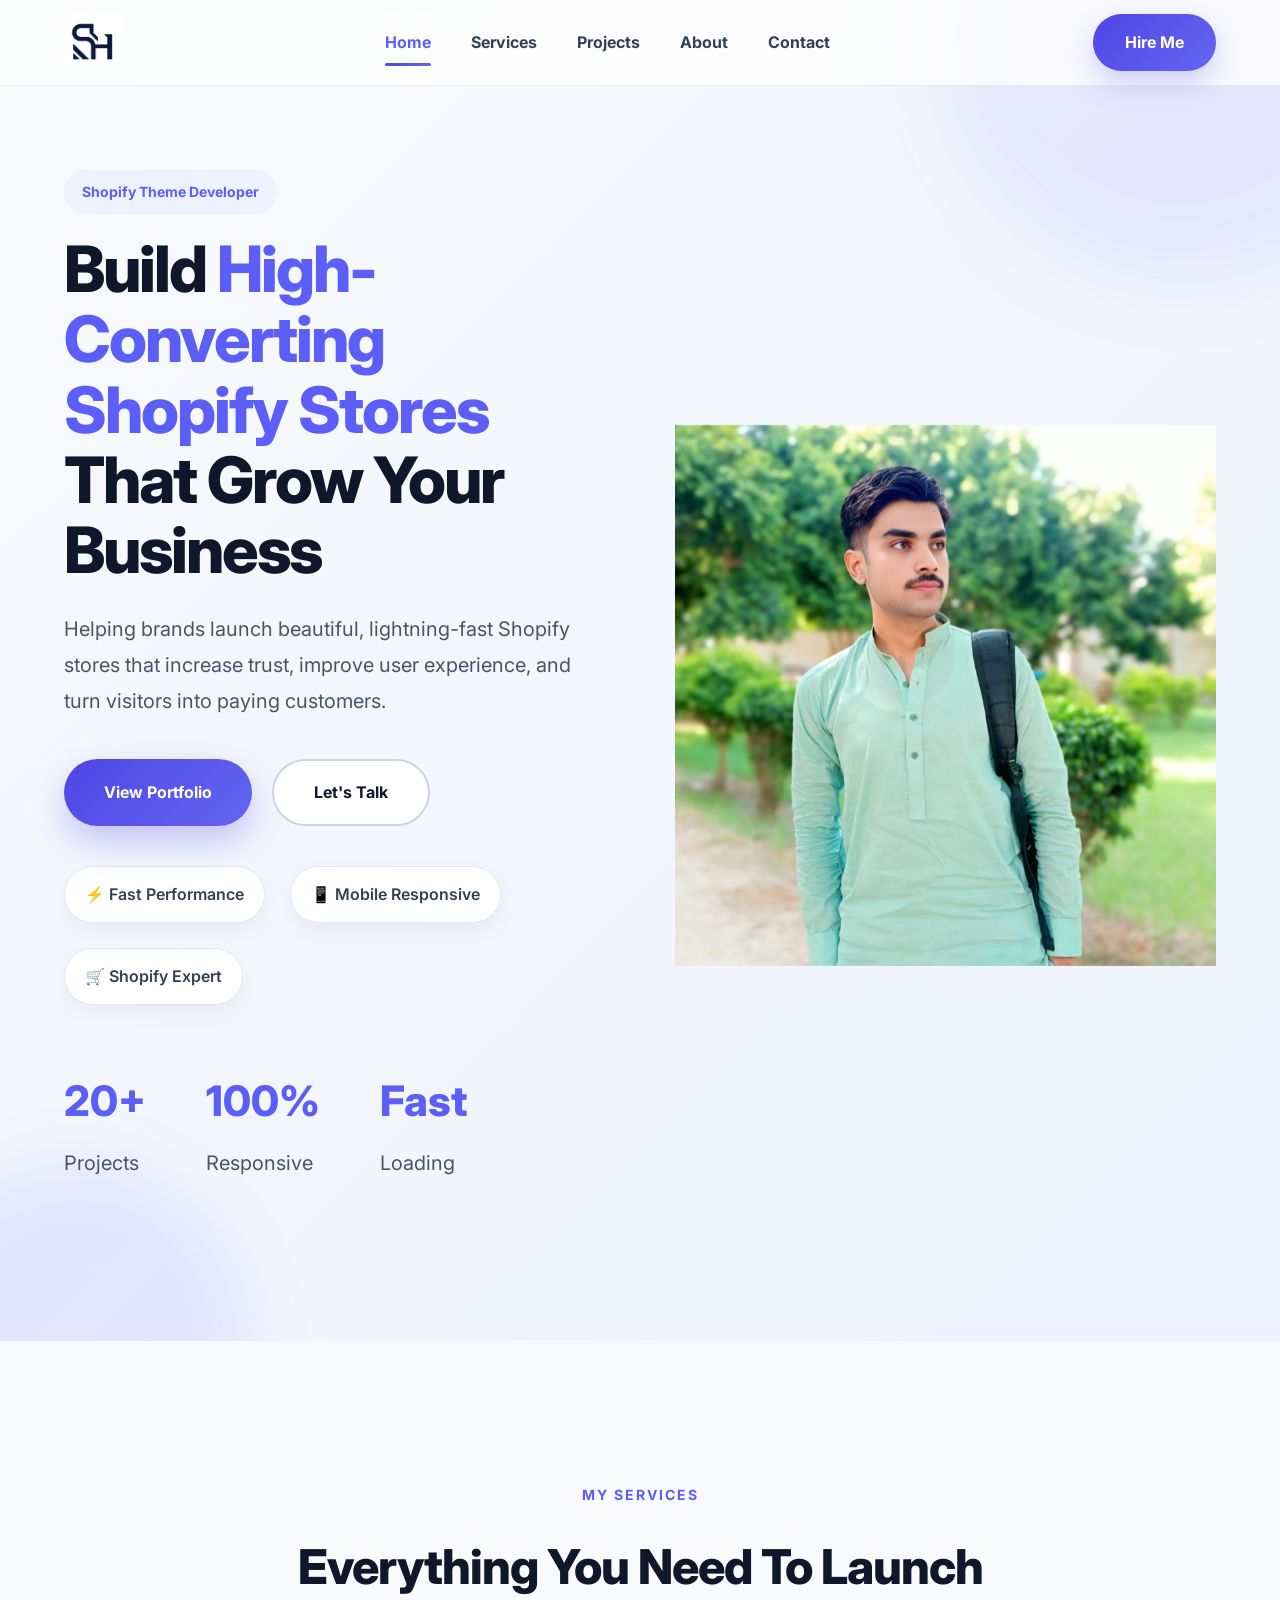
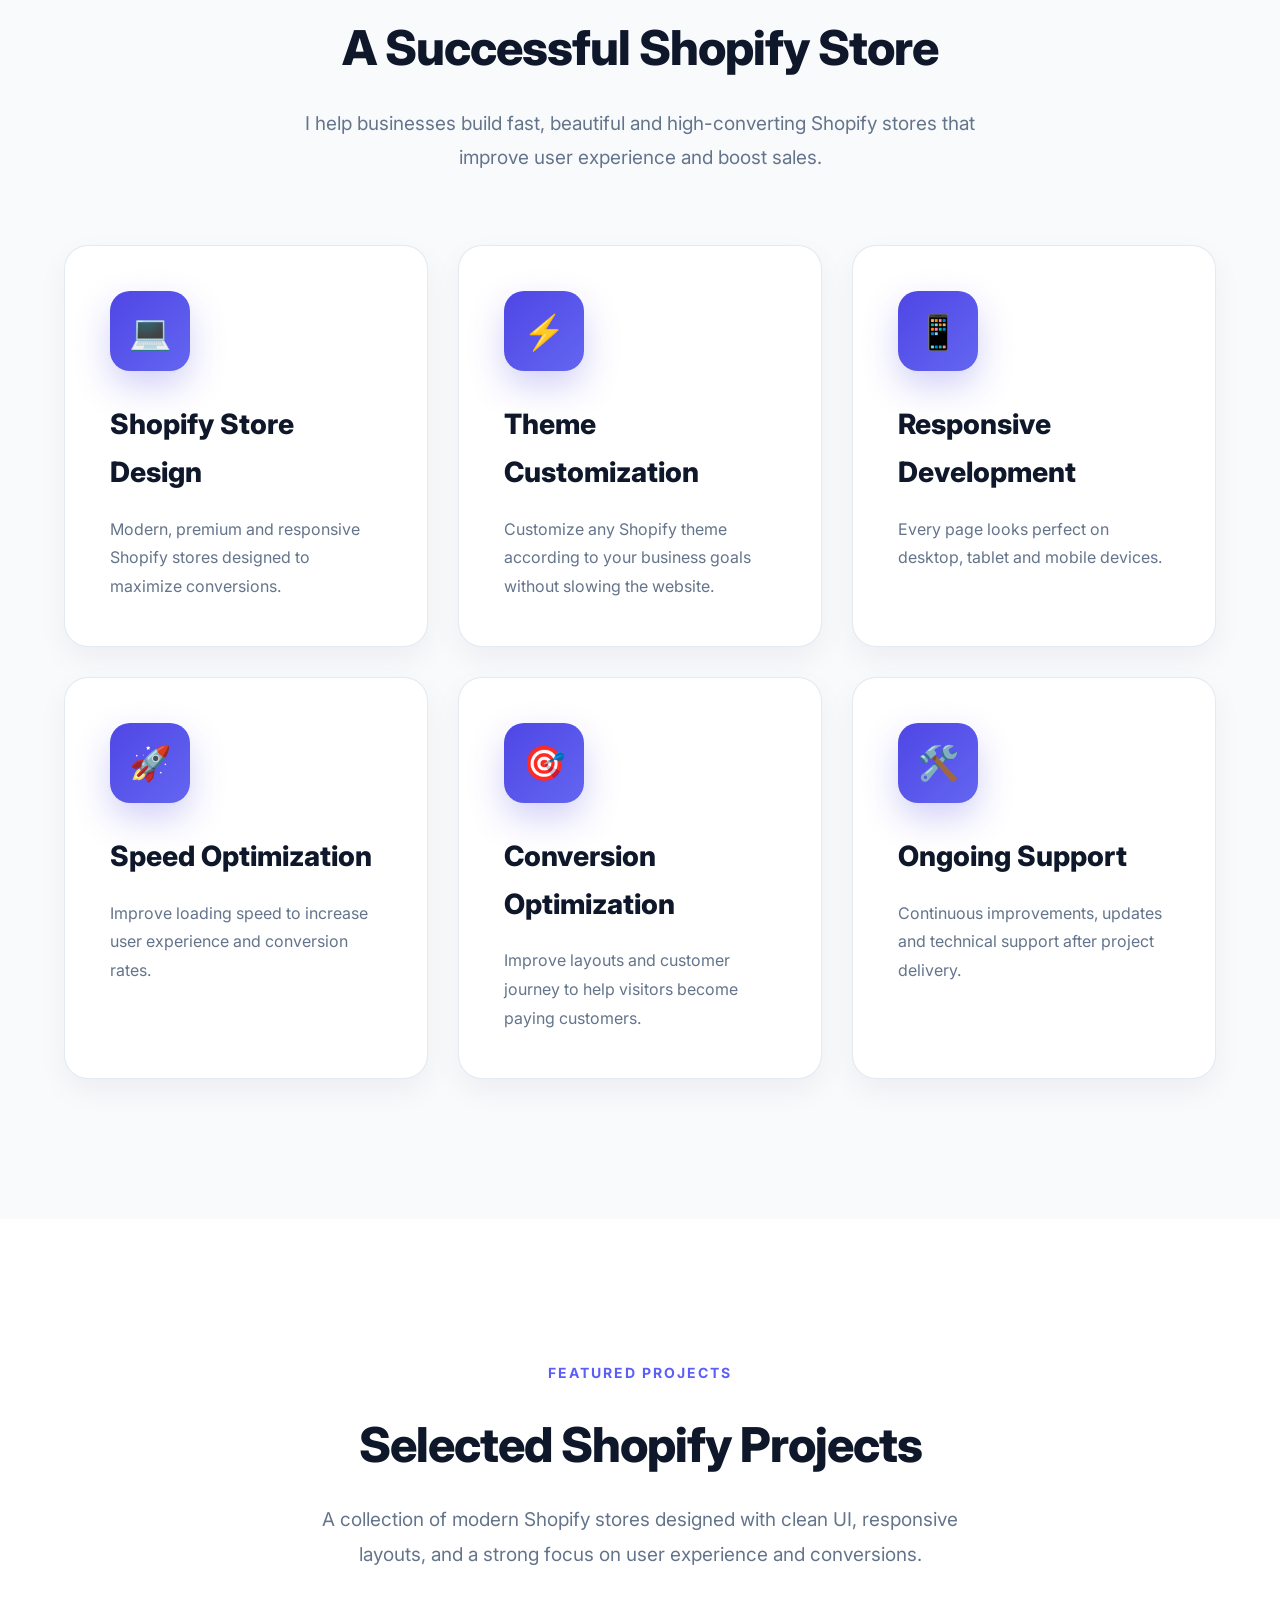
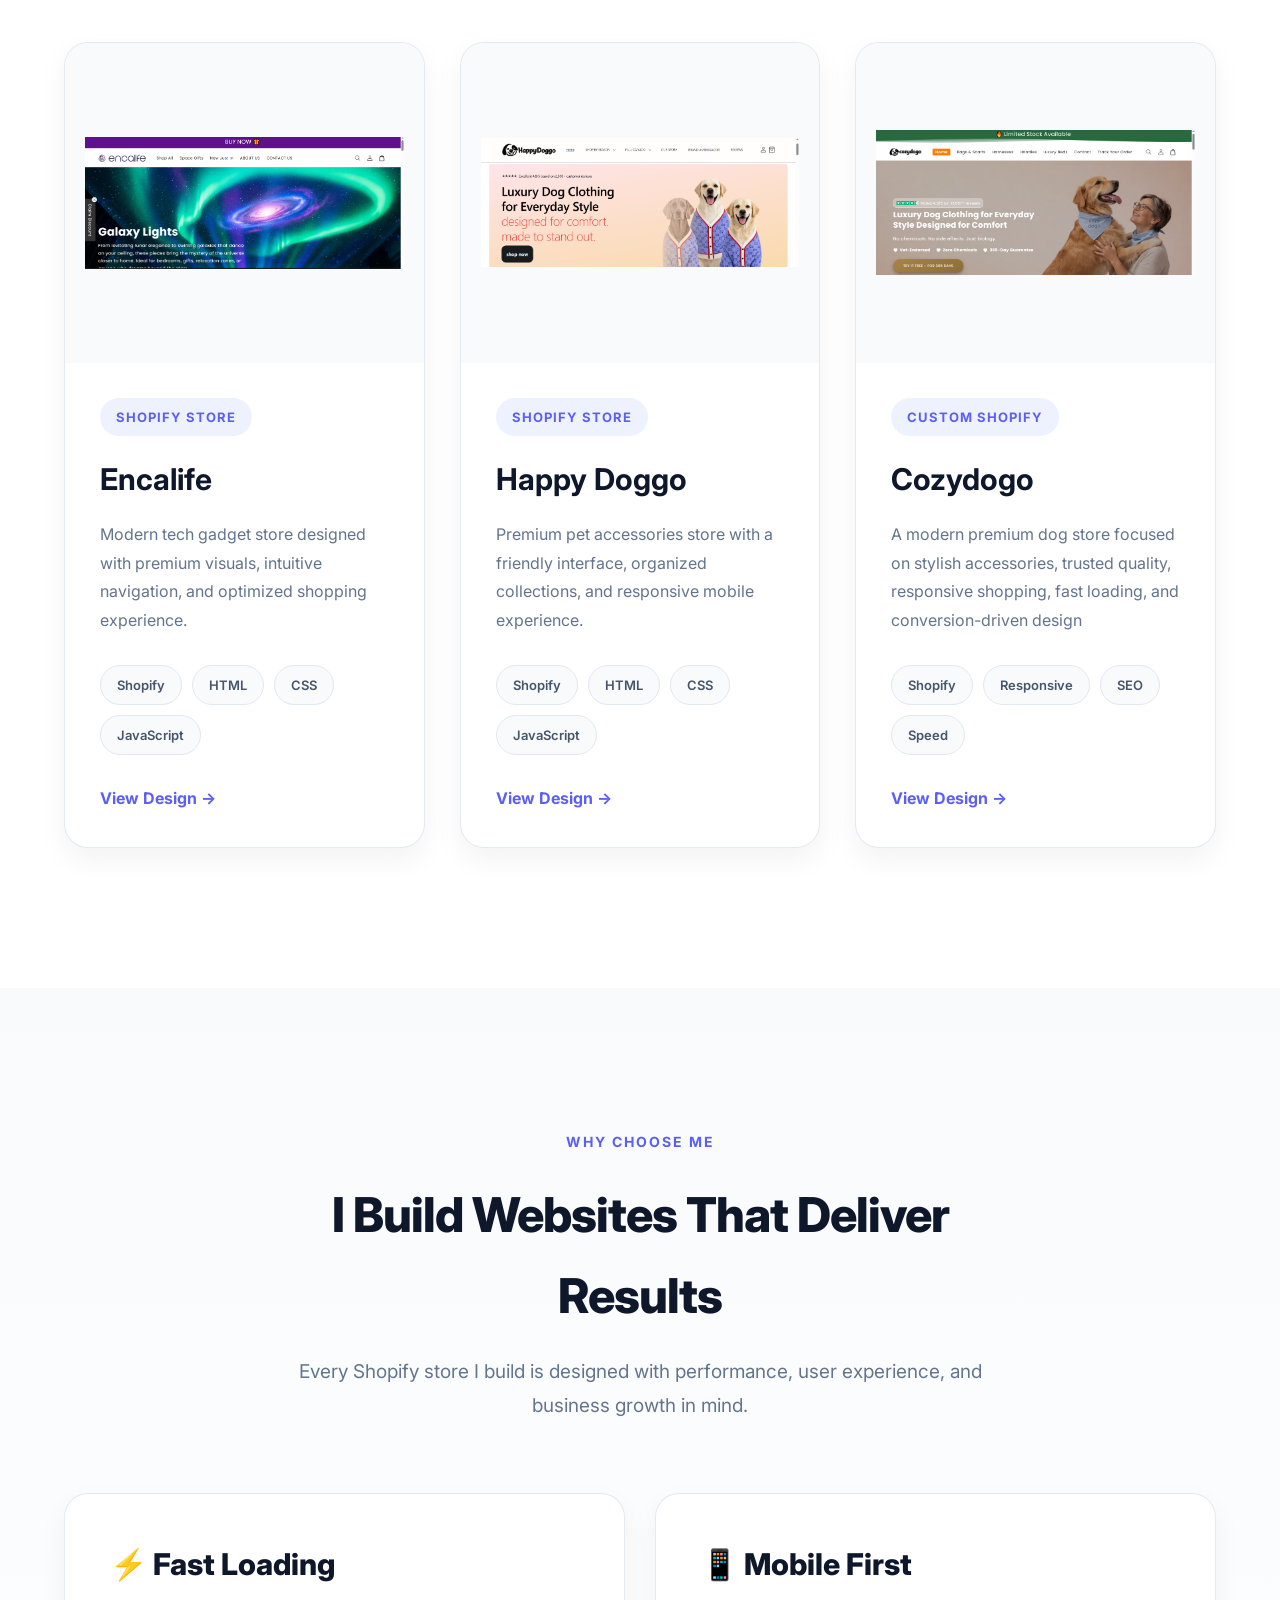
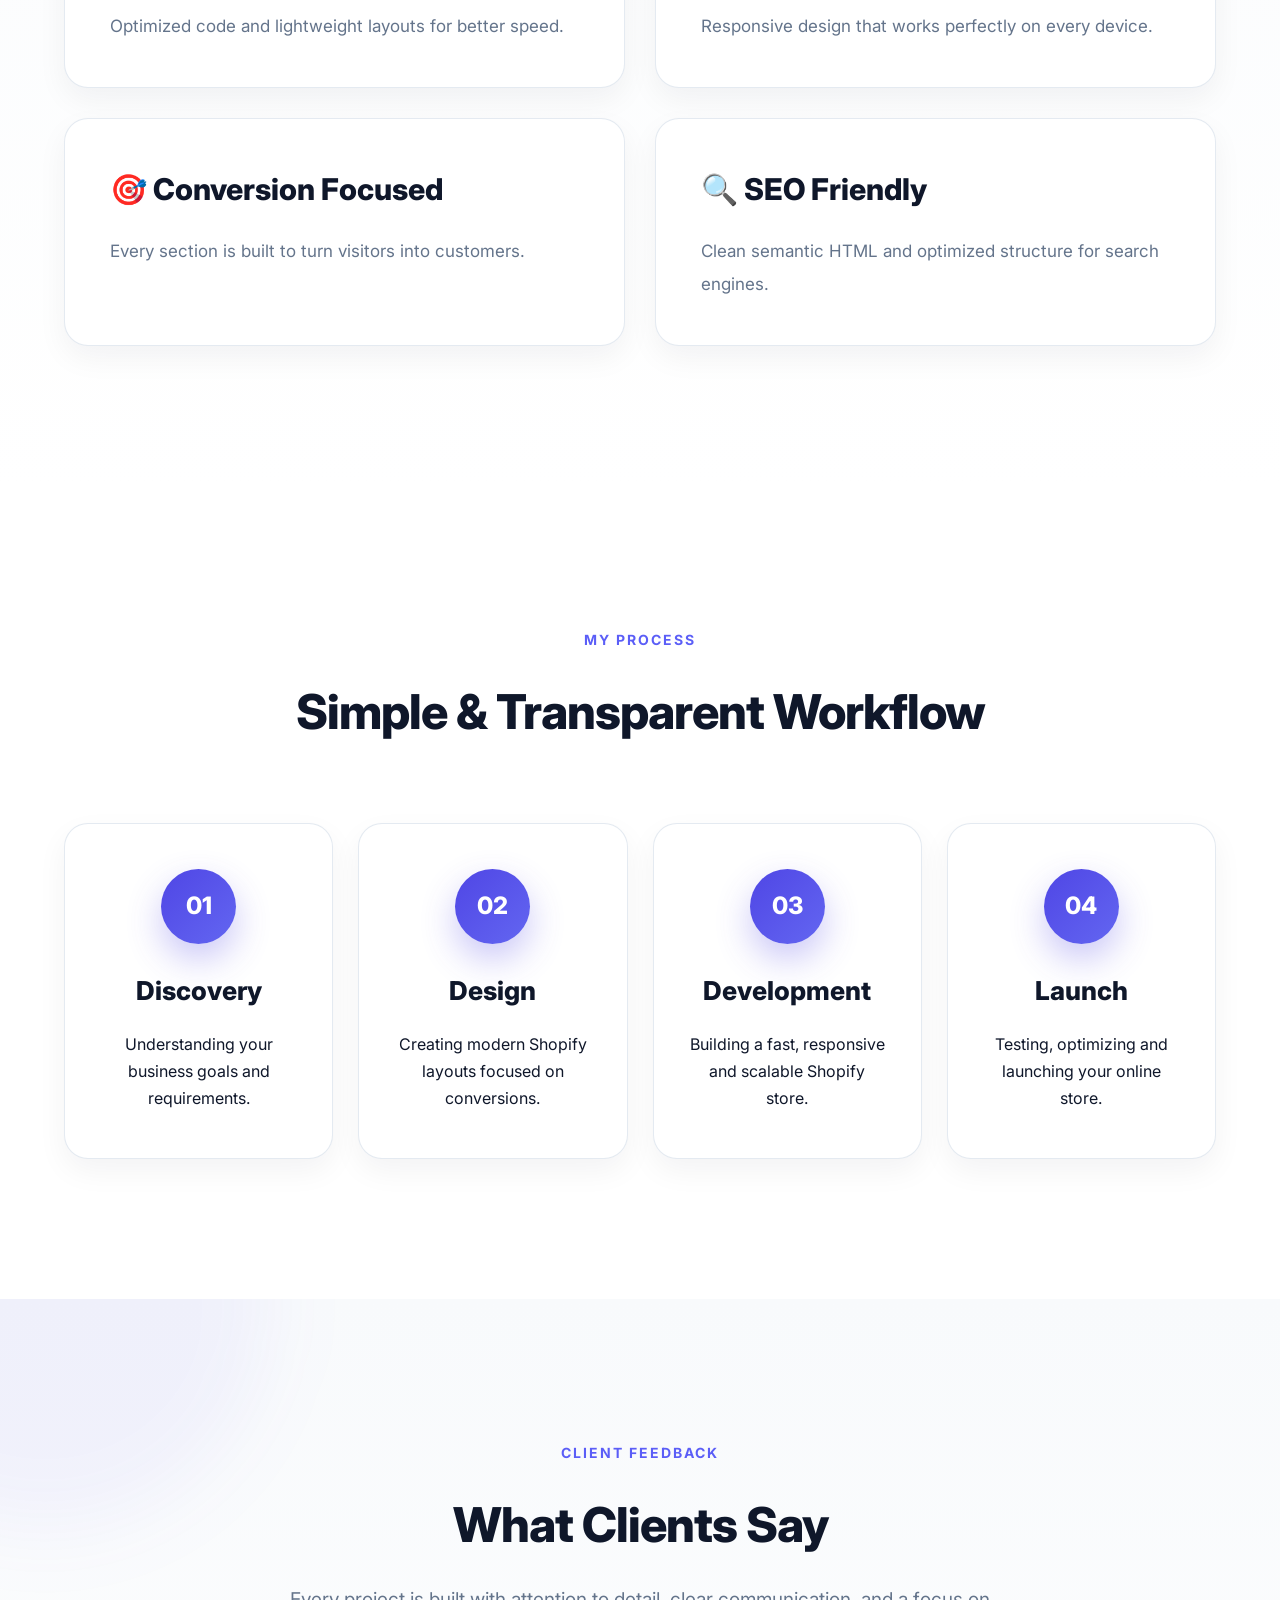
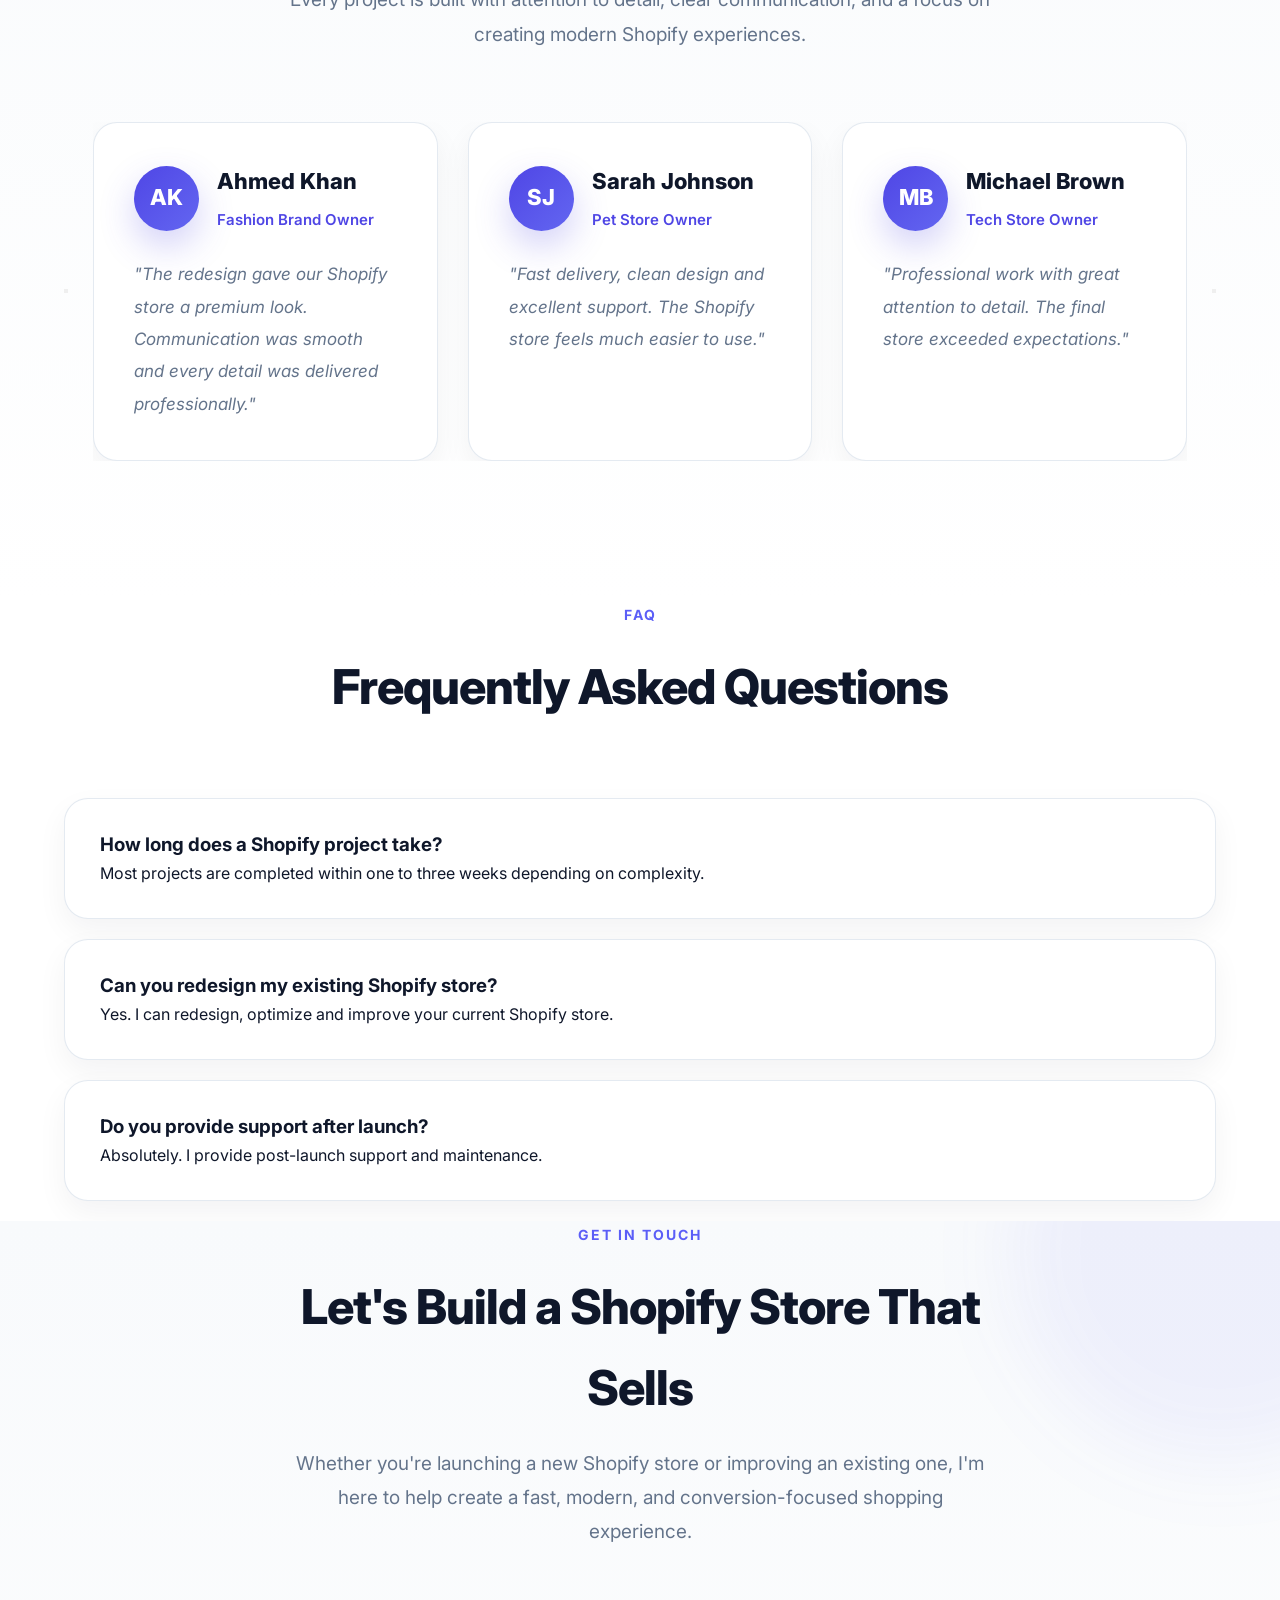
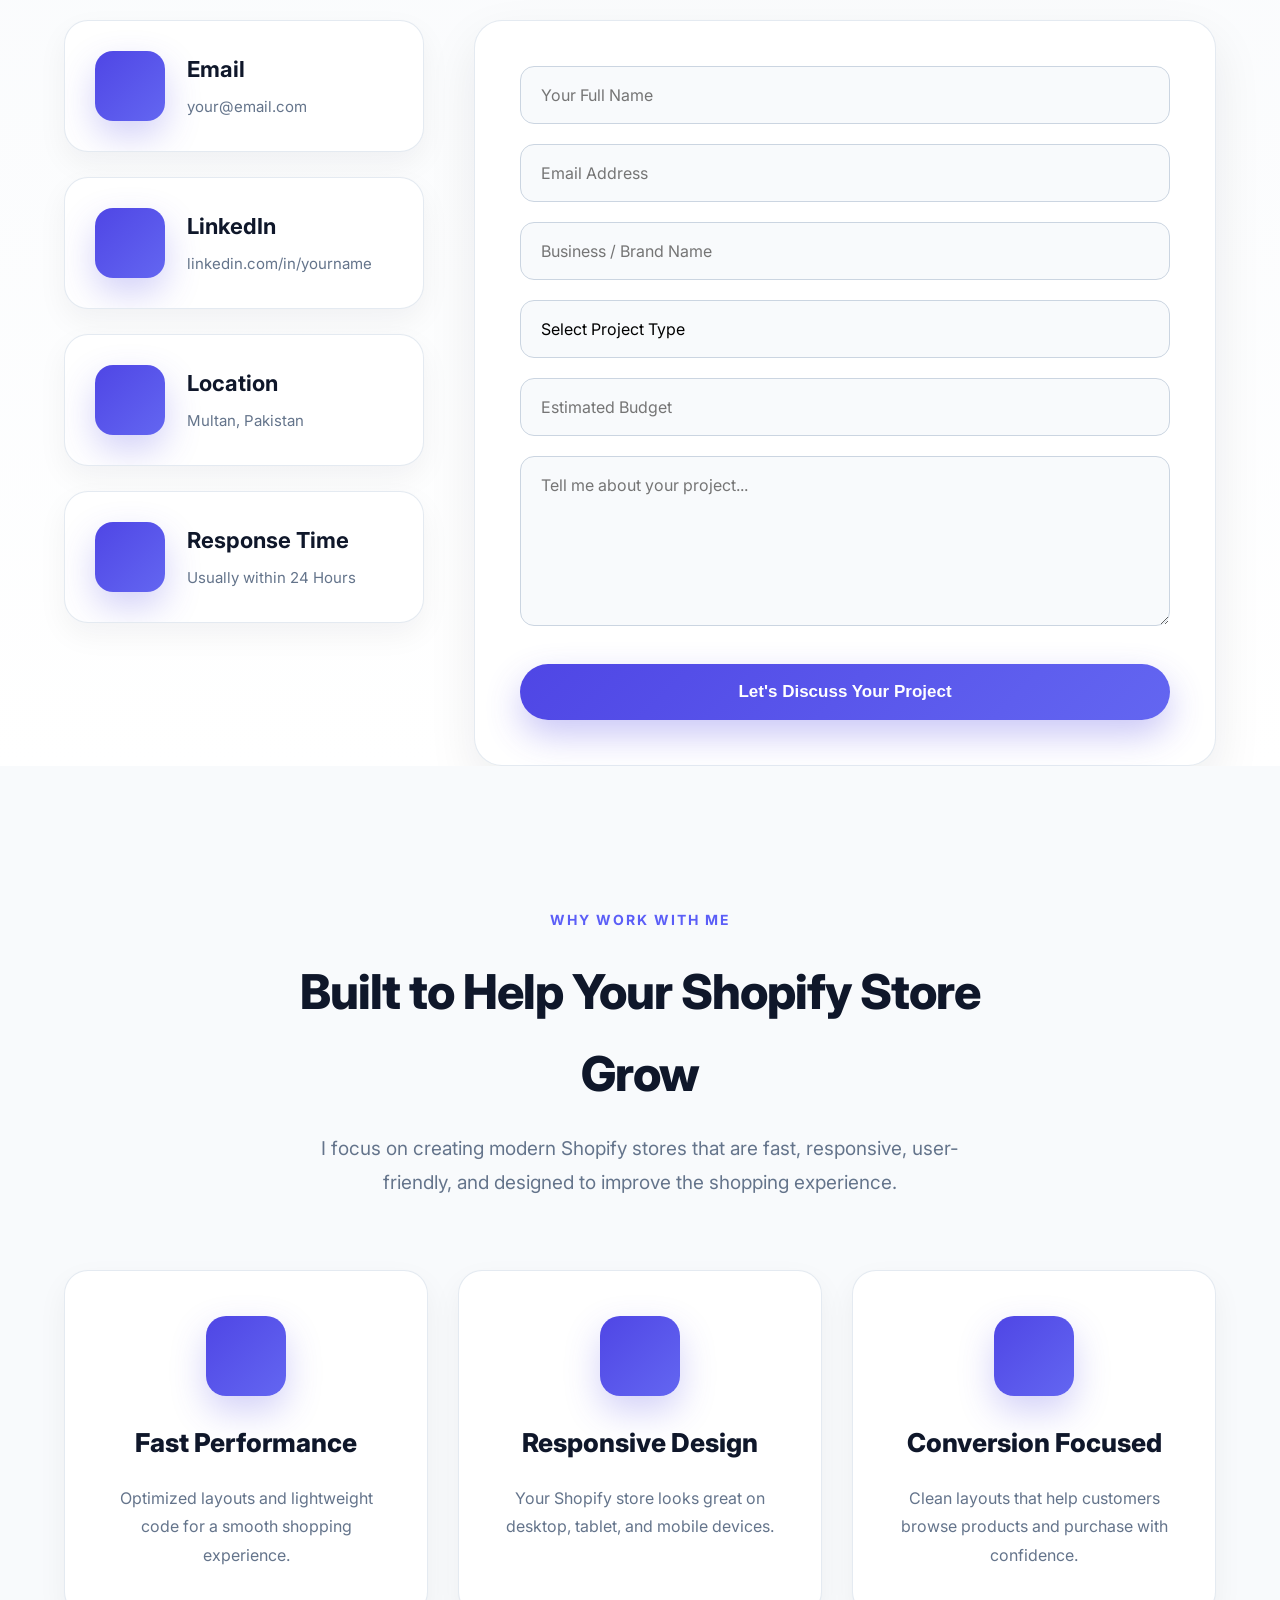
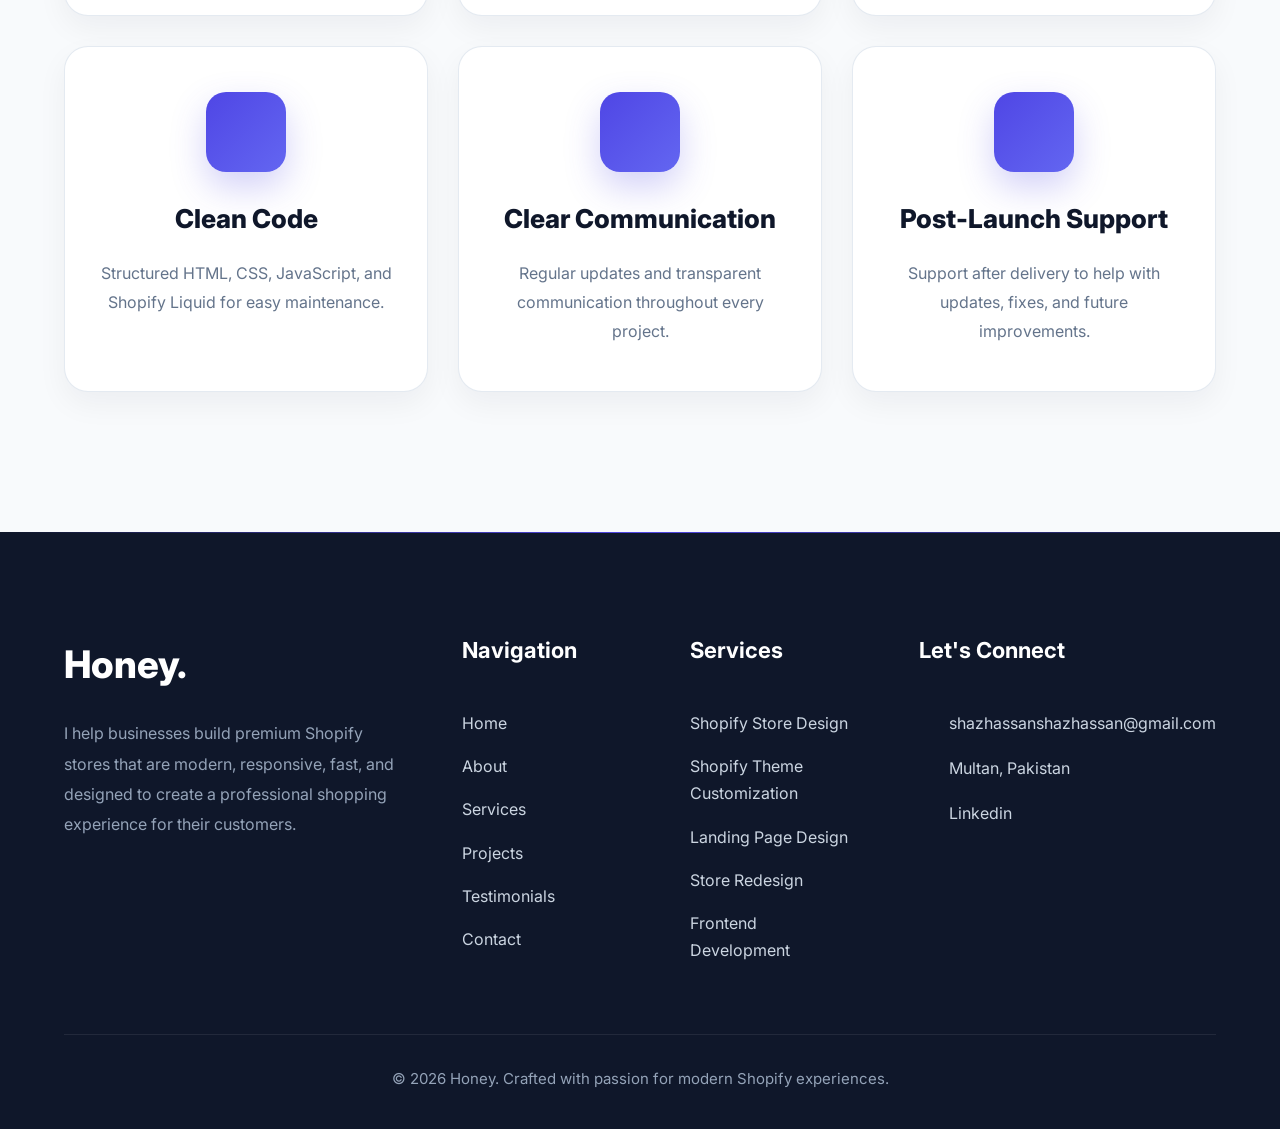
<file: index.html>
<!DOCTYPE html>
<html lang="en">
<head>
    <meta charset="UTF-8">
    <meta name="viewport" content="width=device-width, initial-scale=1.0">
    <title>Honey | Shopify Designer & Frontend Developer</title>

    <link rel="stylesheet" href="style.css">
    <link rel="stylesheet" href="responsive.css">
</head>

<body>

    <div class="progress-bar"></div>
    <!-- ==========================
     HEADER START
========================== -->

    <header class="header hero-nav">

    <nav class="navbar">

        <div class="container">

         <a href="index.html" class="logo">
              <img src="images/mainlogo.png" alt="Shaz Hassan Logo">
         </a>

            <ul class="nav-links">

                <li><a href="#home">Home</a></li>

                <li><a href="#services">Services</a></li>

                <li><a href="#projects">Projects</a></li>

                <li><a href="#about">About</a></li>

                <li><a href="#contact">Contact</a></li>

            </ul>
            <div class="menu-toggle" aria-label="Toggle navigation">

    <span></span>

    <span></span>

    <span></span>

</div>

            <a href="#contact" class="hire-btn">
                Hire Me
            </a>

        </div>

    </nav>

</header>
<!-- ==========================
     HEADER END
========================== -->

<!-- ==========================
     HERO SECTION START
========================== -->
<section class="hero reveal" id="home">

    <div class="container hero-container">

        <div class="hero-content hero-left">

            <span class="hero-tag">
                Shopify Theme Developer
            </span>
           <h1>
           Build
           <span>High-Converting Shopify Stores</span>
           That Grow Your Business
          </h1>

            <p>

               Helping brands launch beautiful, lightning-fast Shopify stores that increase trust, improve user experience, and turn visitors into paying customers.

            </p>

            <div class="hero-buttons">
                <a href="#projects" class="primary-btn">

                    View Portfolio

                  </a>

                <a href="#contact" class="secondary-btn">
                 Let's Talk

                </a>


            </div>
            <div class="hero-features">

    <span>⚡ Fast Performance</span>

    <span>📱 Mobile Responsive</span>

    <span>🛒 Shopify Expert</span>

             </div>
<div class="hero-stats">

    <div class="stat">

        <h3>20+</h3>

        <p>Projects</p>

    </div>

    <div class="stat">

        <h3>100%</h3>

        <p>Responsive</p>

    </div>

    <div class="stat">

        <h3>Fast</h3>

        <p>Loading</p>

    </div>

</div>
        </div>

        <div class="hero-image hero-right">

            <img src="images/Pic.jfif"
                 alt="Shopify Developer">

        </div>

    </div>

</section>
<!-- ==========================
     HERO SECTION END
========================== -->

<!-- ==========================
     SERVICES SECTION START
========================== -->

<section class="services section reveal" id="services">

    <div class="container">

        <div class="section-title">

            <span>MY SERVICES</span>

            <h2>
                Everything You Need To Launch A Successful Shopify Store
            </h2>

            <p>

                I help businesses build fast, beautiful and high-converting Shopify stores that improve user experience and boost sales.

            </p>

        </div>

        <div class="services-grid">

            <div class="service-card card">

                <div class="service-icon">
                    💻
                </div>

                <h3>Shopify Store Design</h3>

                <p>

                    Modern, premium and responsive Shopify stores designed to maximize conversions.

                </p>

            </div>

            <div class="service-card card">

                <div class="service-icon">
                    ⚡
                </div>

                <h3>Theme Customization</h3>

                <p>

                    Customize any Shopify theme according to your business goals without slowing the website.

                </p>

            </div>

            <div class="service-card card">

                <div class="service-icon">
                    📱
                </div>

                <h3>Responsive Development</h3>

                <p>

                    Every page looks perfect on desktop, tablet and mobile devices.

                </p>

            </div>

           <div class="service-card card">

                <div class="service-icon">
                    🚀
                </div>

                <h3>Speed Optimization</h3>

                <p>

                    Improve loading speed to increase user experience and conversion rates.

                </p>

            </div>

            <div class="service-card card">

                <div class="service-icon">
                    🎯
                </div>

                <h3>Conversion Optimization</h3>

                <p>

                    Improve layouts and customer journey to help visitors become paying customers.

                </p>

            </div>

            <div class="service-card card">

                <div class="service-icon">
                    🛠️
                </div>

                <h3>Ongoing Support</h3>

                <p>

                    Continuous improvements, updates and technical support after project delivery.

                </p>

            </div>

        </div>

    </div>

</section>

<!-- ==========================
     SERVICES SECTION END
========================== -->
<!-- ==========================
     PROJECTS SECTION START
========================== -->

<section class="projects section reveal" id="projects">

    <div class="container">

        <div class="section-title">

            <span>FEATURED PROJECTS</span>

            <h2>Selected Shopify Projects</h2>

            <p>
                A collection of modern Shopify stores designed with clean UI, responsive layouts, and a strong focus on user experience and conversions.
            </p>

        </div>

        <div class="projects-grid">

            <!-- Project 1 -->

            <div class="project-card card">

                <div class="project-image">
                    <img src="images/Encalife-home.png" alt="Encalife Store">
                </div>

                <div class="project-content">

                    <span class="project-category">SHOPIFY STORE</span>

                    <h3>Encalife</h3>

                    <p>
                        Modern tech gadget store designed with premium visuals, intuitive navigation, and optimized shopping experience.
                    </p>

                    <div class="project-tech">
                        <span>Shopify</span>
                        <span>HTML</span>
                        <span>CSS</span>
                        <span>JavaScript</span>
                    </div>

                <a href="encalife.html" class="project-link">
                      View Design →
                 </a>

                </div>

            </div>

            <!-- Project 2 -->

            <div class="project-card card">

                <div class="project-image">
                    <img src="images/Happydoggo-home.png" alt="Happy Doggo Store">
                </div>

                <div class="project-content">

                    <span class="project-category">SHOPIFY STORE</span>

                    <h3>Happy Doggo</h3>

                    <p>
                        Premium pet accessories store with a friendly interface, organized collections, and responsive mobile experience.
                    </p>

                    <div class="project-tech">
                        <span>Shopify</span>
                        <span>HTML</span>
                        <span>CSS</span>
                        <span>JavaScript</span>
                    </div>

                    <a href="happy-doggo.html" class="project-link">
                        View Design →
                    </a>

                </div>

            </div>

            <!-- Project 3 -->

            <div class="project-card card">

                <div class="project-image">
                    <img src="images/Cdhome.png" alt="Custom Shopify Store">
                </div>

                <div class="project-content">

                    <span class="project-category">CUSTOM SHOPIFY</span>

                    <h3>Cozydogo</h3>

                    <p>
                       A modern premium dog store focused on stylish accessories, trusted quality, responsive shopping, fast loading, and conversion-driven design
                    </p>

                    <div class="project-tech">
                        <span>Shopify</span>
                        <span>Responsive</span>
                        <span>SEO</span>
                        <span>Speed</span>
                    </div>

                    <a href="custom-store.html" class="project-link">
                        View Design →
                    </a>

                </div>

            </div>

        </div>

    </div>

</section>

<!-- ==========================
     PROJECTS SECTION END
========================== -->
<!-- ==========================
     WHY CHOOSE ME SECTION START
========================== -->

<section class="why-me reveal" id="about">

    <div class="container">

        <div class="section-title">

            <span>WHY CHOOSE ME</span>

            <h2>I Build Websites That Deliver Results</h2>

            <p>
                Every Shopify store I build is designed with performance, user experience, and business growth in mind.
            </p>

        </div>

        <div class="why-grid">

            <div class="why-box card">

                <h3>⚡ Fast Loading</h3>

                <p>
                    Optimized code and lightweight layouts for better speed.
                </p>

            </div>

            <div class="why-box card">

                <h3>📱 Mobile First</h3>

                <p>
                    Responsive design that works perfectly on every device.
                </p>

            </div>

            <div class="why-box card">

                <h3>🎯 Conversion Focused</h3>

                <p>
                    Every section is built to turn visitors into customers.
                </p>

            </div>

            <div class="why-box card">

                <h3>🔍 SEO Friendly</h3>

                <p>
                    Clean semantic HTML and optimized structure for search engines.
                </p>

            </div>

        </div>

    </div>

</section>

<!-- ==========================
     WHY CHOOSE ME SECTION END
========================== -->
<!-- ==========================
     PROCESS SECTION START
========================== -->

<section class="process reveal">

    <div class="container">

        <div class="section-title">

            <span>MY PROCESS</span>

            <h2>Simple & Transparent Workflow</h2>

        </div>

        <div class="process-grid">

            <div class="step card">

                <span>01</span>

                <h3>Discovery</h3>

                <p>Understanding your business goals and requirements.</p>

            </div>

            <div class="step card">

                <span>02</span>

                <h3>Design</h3>

                <p>Creating modern Shopify layouts focused on conversions.</p>

            </div>

            <div class="step card">

                <span>03</span>

                <h3>Development</h3>

                <p>Building a fast, responsive and scalable Shopify store.</p>

            </div>

            <div class="step card">

                <span>04</span>

                <h3>Launch</h3>

                <p>Testing, optimizing and launching your online store.</p>

            </div>

        </div>

    </div>

</section>

<!-- ==========================
     PROCESS SECTION END
========================== -->
<!-- ==========================
     TESTIMONIALS
========================== -->

<section class="testimonials reveal" id="testimonials">

    <div class="container">

        <div class="section-title">

            <span>CLIENT FEEDBACK</span>

            <h2>What Clients Say</h2>

            <p>
                Every project is built with attention to detail, clear communication,
                and a focus on creating modern Shopify experiences.
            </p>

        </div>

        <div class="testimonial-slider">

            <button class="testimonial-btn prev">
                <i class="fa-solid fa-chevron-left"></i>
            </button>

            <div class="testimonial-track">

                <!-- Card 1 -->

                <div class="testimonial-card card">

                    <div class="testimonial-profile">

                        <div class="avatar">AK</div>

                        <div>

                            <h4>Ahmed Khan</h4>

                            <span>Fashion Brand Owner</span>

                        </div>

                    </div>

                    <p>

                        "The redesign gave our Shopify store a premium look. Communication was smooth and every detail was delivered professionally."

                    </p>

                </div>

                <!-- Card 2 -->

                <div class="testimonial-card card">

                    <div class="testimonial-profile">

                        <div class="avatar">SJ</div>

                        <div>

                            <h4>Sarah Johnson</h4>

                            <span>Pet Store Owner</span>

                        </div>

                    </div>

                    <p>

                        "Fast delivery, clean design and excellent support. The Shopify store feels much easier to use."

                    </p>

                </div>

                <!-- Card 3 -->

                <div class="testimonial-card card">

                    <div class="testimonial-profile">

                        <div class="avatar">MB</div>

                        <div>

                            <h4>Michael Brown</h4>

                            <span>Tech Store Owner</span>

                        </div>

                    </div>

                    <p>

                        "Professional work with great attention to detail. The final store exceeded expectations."

                    </p>

                </div>

                <!-- Card 4 -->

                <div class="testimonial-card card">

                    <div class="testimonial-profile">

                        <div class="avatar">ER</div>

                        <div>

                            <h4>Emily Roberts</h4>

                            <span>Beauty Brand</span>

                        </div>

                    </div>

                    <p>

                        "Modern UI, responsive layout and excellent communication throughout the project."

                    </p>

                </div>

                <!-- Card 5 -->

                <div class="testimonial-card card">

                    <div class="testimonial-profile">

                        <div class="avatar">DT</div>

                        <div>

                            <h4>David Thomas</h4>

                            <span>Home Decor Store</span>

                        </div>

                    </div>

                    <p>

                        "Everything was delivered on time. The design looks clean and customers love the new layout."

                    </p>

                </div>

                <!-- Card 6 -->

                <div class="testimonial-card card">

                    <div class="testimonial-profile">

                        <div class="avatar">OL</div>

                        <div>

                            <h4>Olivia Lewis</h4>

                            <span>Lifestyle Store</span>

                        </div>

                    </div>

                    <p>

                        "Highly professional from start to finish. I would happily work together again."

                    </p>

                </div>

            </div>

            <button class="testimonial-btn next">
                <i class="fa-solid fa-chevron-right"></i>
            </button>

        </div>

        <div class="testimonial-dots">

            <span class="active"></span>
            <span></span>
            <span></span>
            <span></span>
            <span></span>
            <span></span>

        </div>

    </div>

</section>
<!-- ==========================
     TESTIMONIALS SECTION END
========================== -->
<!-- ==========================
     FAQ SECTION START
========================== -->

<section class="faq reveal">

    <div class="container">

        <div class="section-title">

            <span>FAQ</span>

            <h2>Frequently Asked Questions</h2>

        </div>

        <div class="faq-item card">

            <h3>How long does a Shopify project take?</h3>

            <p>Most projects are completed within one to three weeks depending on complexity.</p>

        </div>

        <div class="faq-item card">

            <h3>Can you redesign my existing Shopify store?</h3>

            <p>Yes. I can redesign, optimize and improve your current Shopify store.</p>

        </div>

        <div class="faq-item card">

            <h3>Do you provide support after launch?</h3>

            <p>Absolutely. I provide post-launch support and maintenance.</p>

        </div>

    </div>

</section>

<!-- ==========================
     FAQ SECTION END
========================== -->
<!-- ==========================
     CONTACT SECTION START
========================== -->

<section class="contact reveal" id="contact">

    <div class="container">

        <div class="section-title">

            <span>GET IN TOUCH</span>

            <h2>Let's Build a Shopify Store That Sells</h2>

            <p>
                Whether you're launching a new Shopify store or improving an existing one,
                I'm here to help create a fast, modern, and conversion-focused shopping experience.
            </p>

        </div>

        <div class="contact-wrapper">

            <!-- Contact Info -->

            <div class="contact-info">

                <div class="contact-card card">

                    <div class="contact-icon">

                        <i class="fa-solid fa-envelope"></i>

                    </div>

                    <div>

                        <h3>Email</h3>

                        <p>your@email.com</p>

                    </div>

                </div>

                <div class="contact-card card">

                    <div class="contact-icon">

                        <i class="fa-brands fa-linkedin-in"></i>

                    </div>

                    <div>

                        <h3>LinkedIn</h3>

                        <p>linkedin.com/in/yourname</p>

                    </div>

                </div>

                <div class="contact-card card">

                    <div class="contact-icon">

                        <i class="fa-solid fa-location-dot"></i>

                    </div>

                    <div>

                        <h3>Location</h3>

                        <p>Multan, Pakistan</p>

                    </div>

                </div>

                <div class="contact-card card">

                    <div class="contact-icon">

                        <i class="fa-solid fa-clock"></i>

                    </div>

                    <div>

                        <h3>Response Time</h3>

                        <p>Usually within 24 Hours</p>

                    </div>

                </div>

            </div>

            <!-- Contact Form -->

            <form class="contact-form">

                <input
                    type="text"
                    placeholder="Your Full Name"
                    required
                >

                <input
                    type="email"
                    placeholder="Email Address"
                    required
                >

                <input
                    type="text"
                    placeholder="Business / Brand Name"
                >

                <select>

                    <option selected disabled>
                        Select Project Type
                    </option>

                    <option>Shopify Store Design</option>

                    <option>Shopify Store Redesign</option>

                    <option>Landing Page</option>

                    <option>Custom Shopify Section</option>

                    <option>Theme Customization</option>

                    <option>Other</option>

                </select>

                <input
                    type="text"
                    placeholder="Estimated Budget"
                >

                <textarea
                    rows="6"
                    placeholder="Tell me about your project..."
                    required
                ></textarea>

                <button
                    type="submit"
                    class="primary-btn"
                >

                    Let's Discuss Your Project

                </button>

            </form>

        </div>

    </div>

</section>

<!-- ==========================
     CONTACT SECTION END
========================== -->
<!-- ==========================
     WHY CLIENTS CHOOSE ME
========================== -->

<section class="trust section reveal">

    <div class="container">

        <div class="section-title">

            <span>WHY WORK WITH ME</span>

            <h2>Built to Help Your Shopify Store Grow</h2>

            <p>
                I focus on creating modern Shopify stores that are fast, responsive,
                user-friendly, and designed to improve the shopping experience.
            </p>

        </div>

        <div class="trust-grid">

            <div class="trust-card card">
                <i class="fa-solid fa-bolt"></i>
                <h3>Fast Performance</h3>
                <p>Optimized layouts and lightweight code for a smooth shopping experience.</p>
            </div>

            <div class="trust-card card">
                <i class="fa-solid fa-mobile-screen-button"></i>
                <h3>Responsive Design</h3>
                <p>Your Shopify store looks great on desktop, tablet, and mobile devices.</p>
            </div>

            <div class="trust-card card">
                <i class="fa-solid fa-cart-shopping"></i>
                <h3>Conversion Focused</h3>
                <p>Clean layouts that help customers browse products and purchase with confidence.</p>
            </div>

            <div class="trust-card card">
                <i class="fa-solid fa-code"></i>
                <h3>Clean Code</h3>
                <p>Structured HTML, CSS, JavaScript, and Shopify Liquid for easy maintenance.</p>
            </div>

            <div class="trust-card card">
                <i class="fa-solid fa-comments"></i>
                <h3>Clear Communication</h3>
                <p>Regular updates and transparent communication throughout every project.</p>
            </div>

            <div class="trust-card card">
                <i class="fa-solid fa-headset"></i>
                <h3>Post-Launch Support</h3>
                <p>Support after delivery to help with updates, fixes, and future improvements.</p>
            </div>

        </div>

    </div>

</section>

<!-- ==========================
     FOOTER
========================== -->

<footer class="footer reveal">

    <div class="container">

        <div class="footer-grid">

            <!-- About -->

            <div class="footer-about">

                <h2>Honey.</h2>

                <p>

                    I help businesses build premium Shopify stores that are modern,
                    responsive, fast, and designed to create a professional shopping
                    experience for their customers.

                </p>

            </div>

            <!-- Navigation -->

            <div class="footer-links">

                <h3>Navigation</h3>

                <a href="#home">Home</a>

                <a href="#about">About</a>

                <a href="#services">Services</a>

                <a href="#projects">Projects</a>

                <a href="#testimonials">Testimonials</a>

                <a href="#contact">Contact</a>

            </div>

            <!-- Services -->

            <div class="footer-services">

                <h3>Services</h3>

                <a >Shopify Store Design</a>

                <a >Shopify Theme Customization</a>

                <a >Landing Page Design</a>

                <a >Store Redesign</a>

                <a >Frontend Development</a>

            </div>

            <!-- Contact -->

            <div class="footer-contact">

                <h3>Let's Connect</h3>

                <a href="shazhassanshazhassan@gmail.com">

                    <i class="fa-solid fa-envelope"></i>

                    shazhassanshazhassan@gmail.com

                </a>

                <p>

                    <i class="fa-solid fa-location-dot"></i>

                    Multan, Pakistan

                </p>

                <a href="https://www.linkedin.com/in/shaz-hassan-520391364/" target="_blank">

                    <i class="fa-brands fa-linkedin"></i>

                          Linkedin

                </a>

            </div>

        </div>

        <div class="footer-bottom">

            <p>

                © 2026 Honey. Crafted with passion for modern Shopify experiences.

            </p>

        </div>

    </div>

</footer>

<!-- ==========================
     FOOTER END
========================== -->

    <script src="script.js"></script>

</body>
</html>
</file>
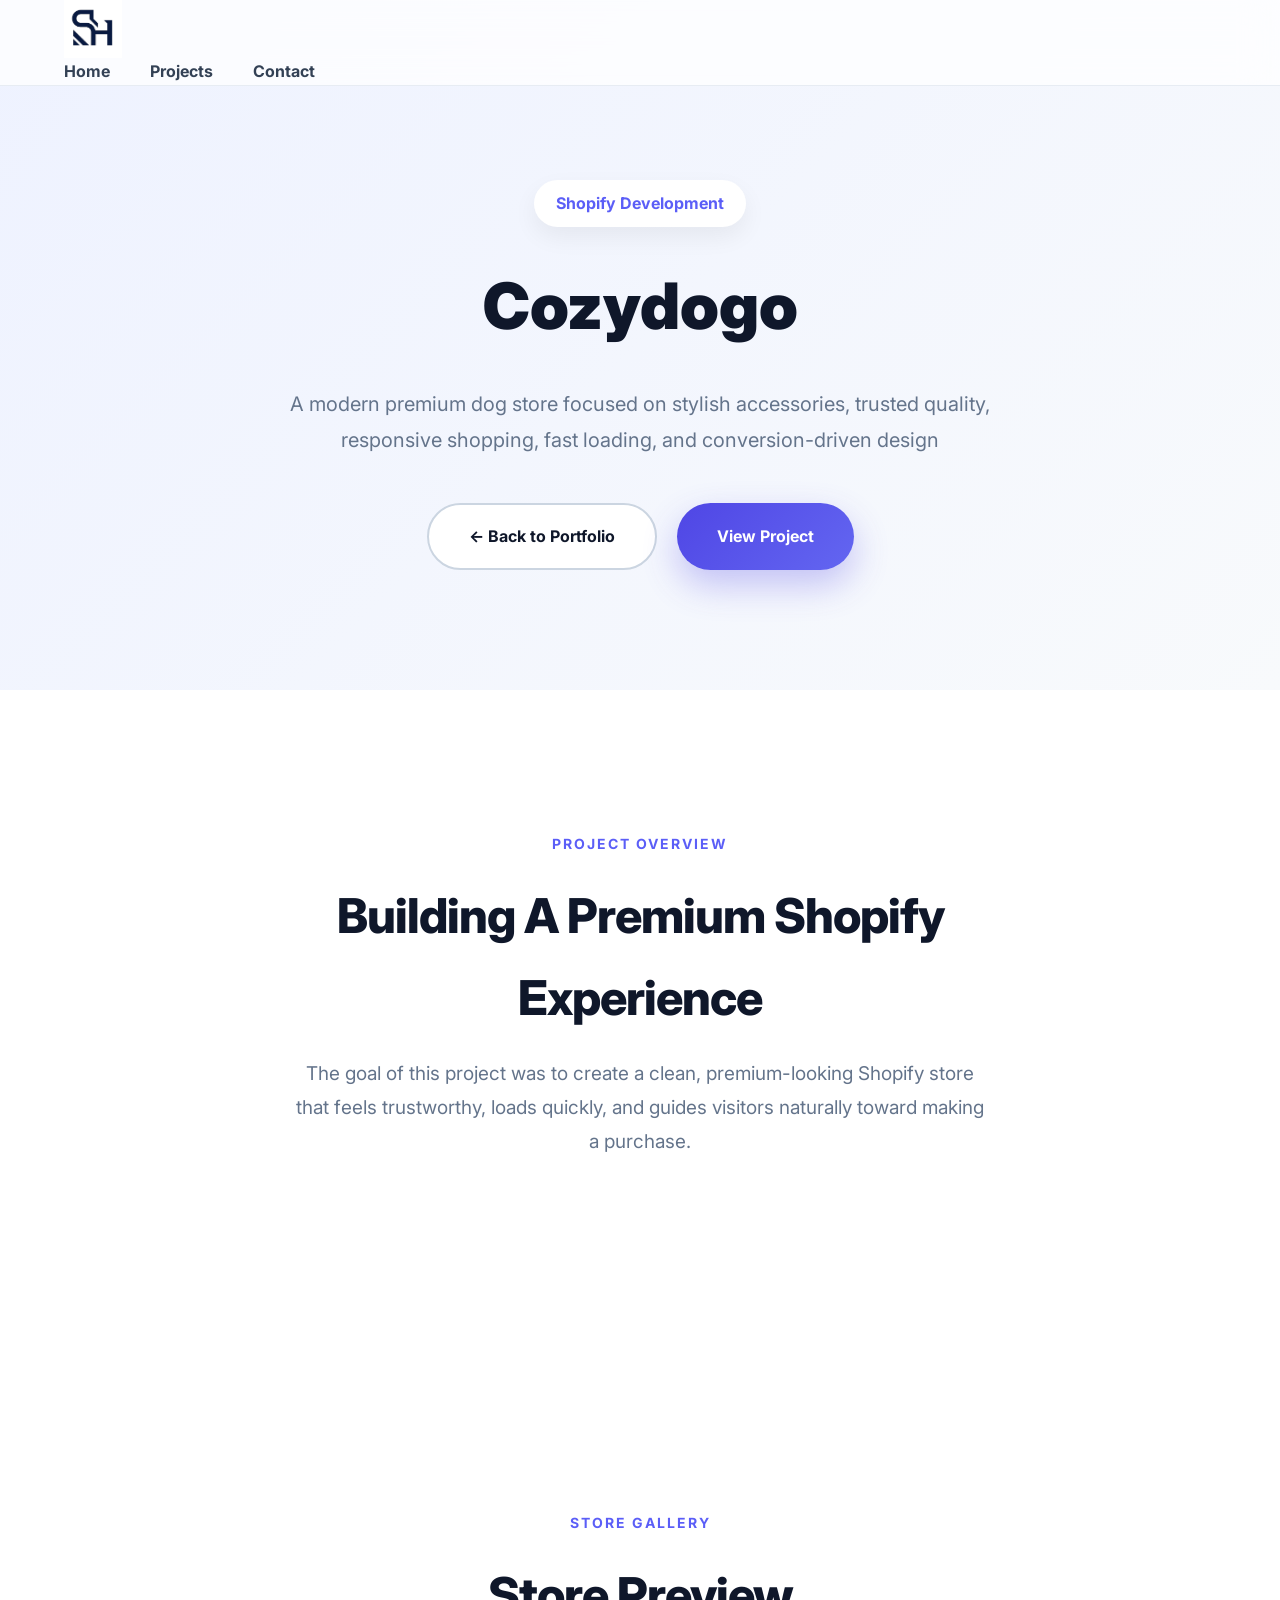
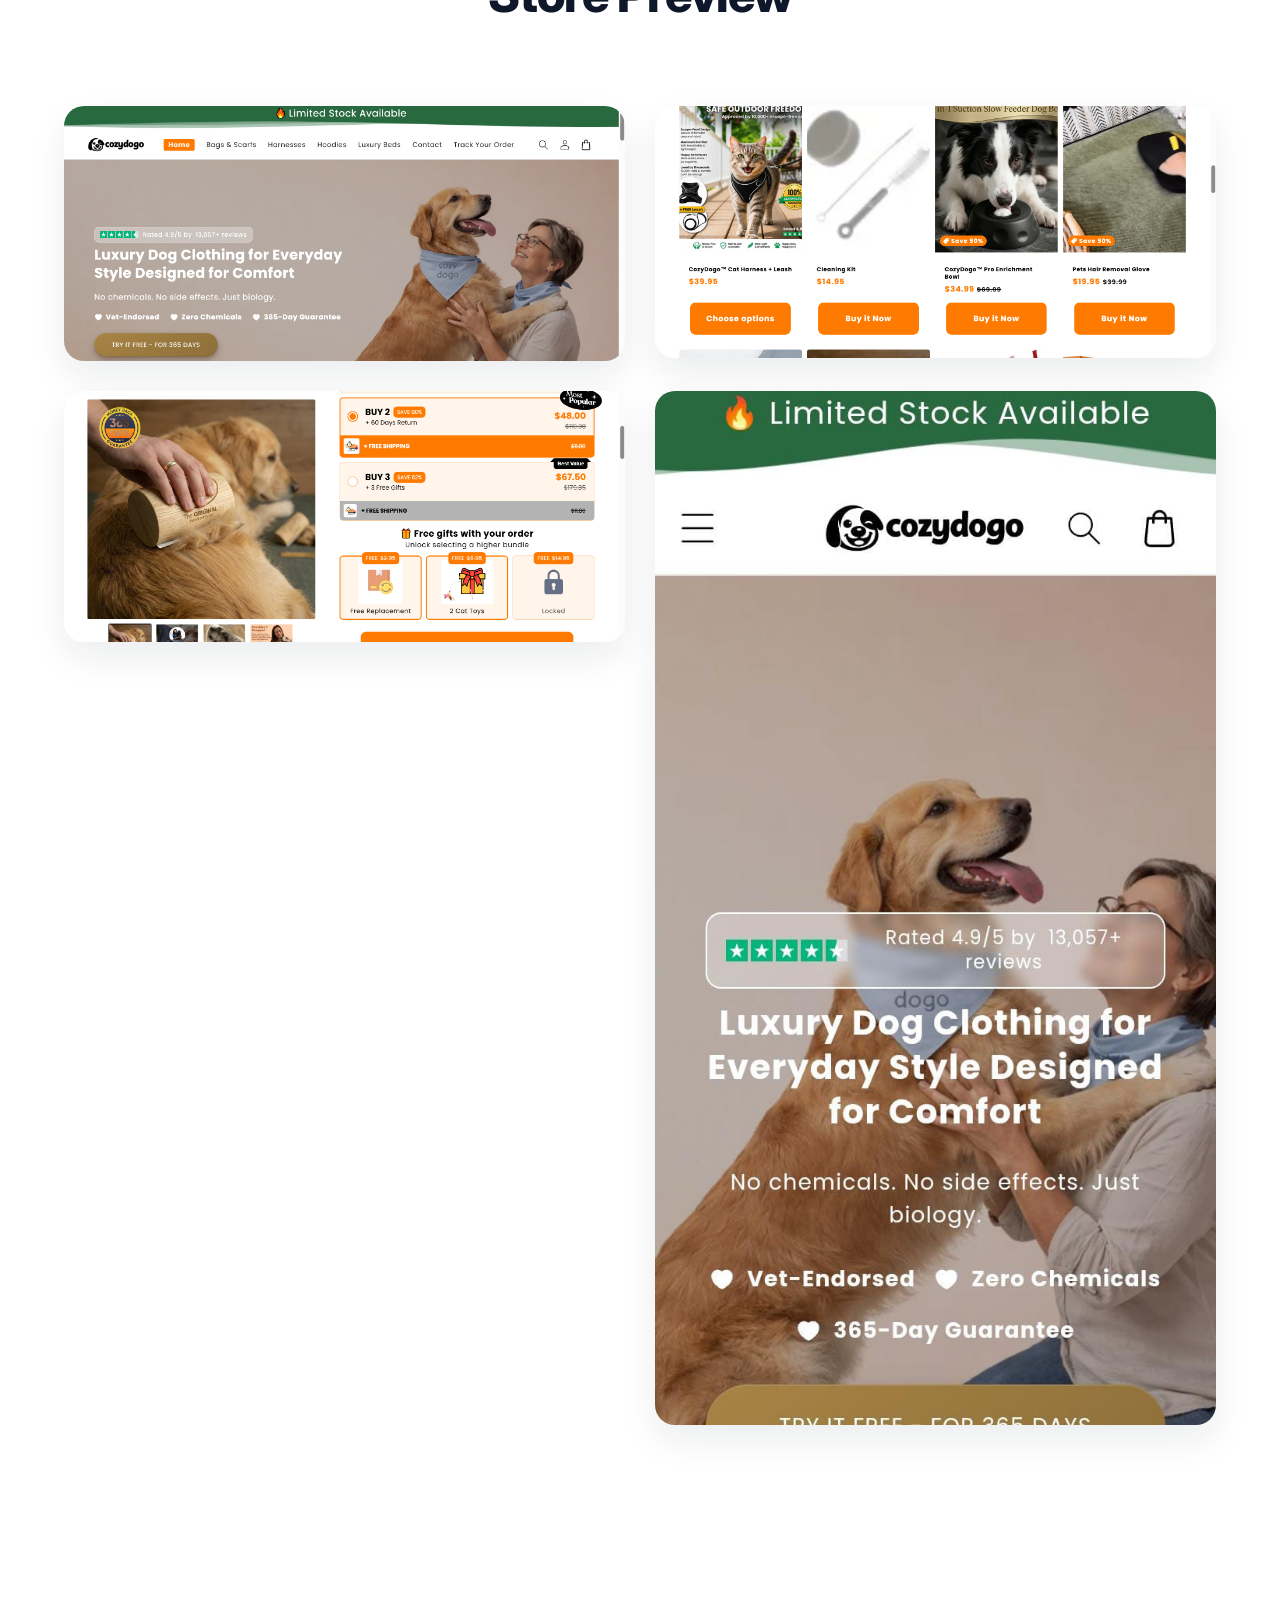
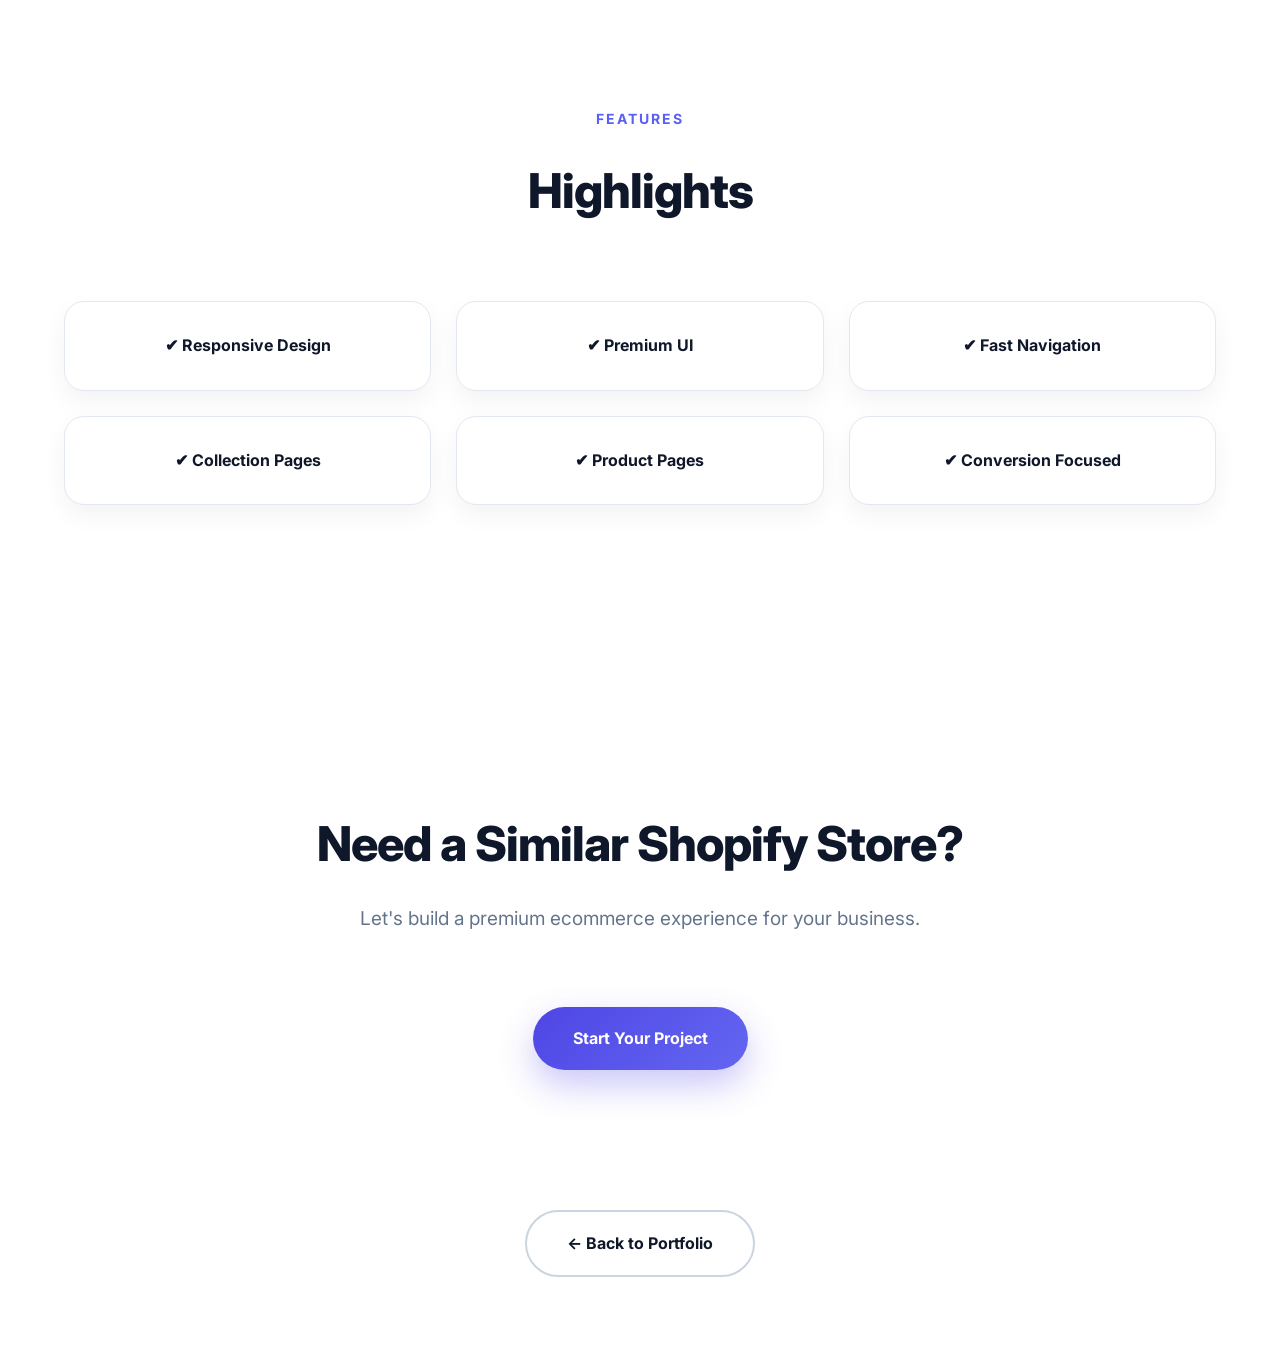
<file: custom-store.html>
<!DOCTYPE html>
<html lang="en">

<head>

    <meta charset="UTF-8">
    <meta name="viewport" content="width=device-width, initial-scale=1.0">

    <title>Cozydogo | Shopify Project</title>

        <link rel="stylesheet" href="style.css">
        <link rel="stylesheet" href="responsive.css">

    <link href="https://cdnjs.cloudflare.com/ajax/libs/font-awesome/6.5.2/css/all.min.css" rel="stylesheet">

</head>

<body>

    <!-- HEADER -->

    <header class="header">

        <div class="container navbar">

            <a href="portfolio/custom-store.html" class="logo">
               <img src="images/mainlogo.png" alt="Shaz Hassan Logo">
            </a>

            <nav>

                <ul class="nav-links">

                    <li><a href="../index.html">Home</a></li>

                    <li><a href="index.html/#projects">Projects</a></li>

                    <li><a href="contact">Contact</a></li>

                </ul>

            </nav>

        </div>

    </header>



    <!-- ==========================
     CASE STUDY HERO
========================== -->

<section class="case-hero">

    <div class="container">

        <span class="case-tag">
            Shopify Development
        </span>

        <h1>Cozydogo</h1>

        <p>
            A modern premium dog store focused on stylish accessories, trusted quality, responsive shopping, fast loading, and conversion-driven design
        </p>

        <div class="case-buttons">

            <a href="projects" class="secondary-btn">
                ← Back to Portfolio
            </a>

            <a href="overview" class="primary-btn">
                View Project
            </a>

        </div>

    </div>

</section>


<!-- ==========================
     PROJECT OVERVIEW
========================== -->

<section class="section" id="overview">

<div class="container">

<div class="section-title">

<span>PROJECT OVERVIEW</span>

<h2>Building A Premium Shopify Experience</h2>

<p>

The goal of this project was to create a clean, premium-looking Shopify store
that feels trustworthy, loads quickly, and guides visitors naturally toward
making a purchase.

</p>

</div>

</div>

</section>

    <!-- GALLERY -->

    <section class="section">

        <div class="container">

            <div class="section-title">

                <span>STORE GALLERY</span>

                <h2>Store Preview</h2>

            </div>

            <div class="gallery-grid">

                <img src="images/Cdhome.png" alt="Homepage">

                <img src="images/Cdcollection.png" alt="Collections">

                <img src="images/Cdproduct.png" alt="Product Page">

                <img src="images/Cdmobile.png" alt="Mobile View">

            </div>

        </div>

    </section>



    <!-- FEATURES -->

    <section class="section">

        <div class="container">

            <div class="section-title">

                <span>FEATURES</span>

                <h2>Highlights</h2>

            </div>

            <div class="project-features">

                <div>✔ Responsive Design</div>

                <div>✔ Premium UI</div>

                <div>✔ Fast Navigation</div>

                <div>✔ Collection Pages</div>

                <div>✔ Product Pages</div>

                <div>✔ Conversion Focused</div>

            </div>

        </div>

    </section>



    <!-- CTA -->

    <section class="section">

        <div class="container">

            <div class="section-title">

                <h2>Need a Similar Shopify Store?</h2>

                <p>
                    Let's build a premium ecommerce experience for your business.
                </p>

            </div>

            <div style="text-align:center;">

                <a href="#contact" class="primary-btn">

                    Start Your Project

                </a>

            </div>

        </div>

    </section>



    <!-- BACK -->

    <section style="padding-bottom:80px;">

        <div class="container" style="text-align:center;">

            <a href="#projects" class="secondary-btn">

                ← Back to Portfolio

            </a>

        </div>

    </section>

</body>

</html>
</file>
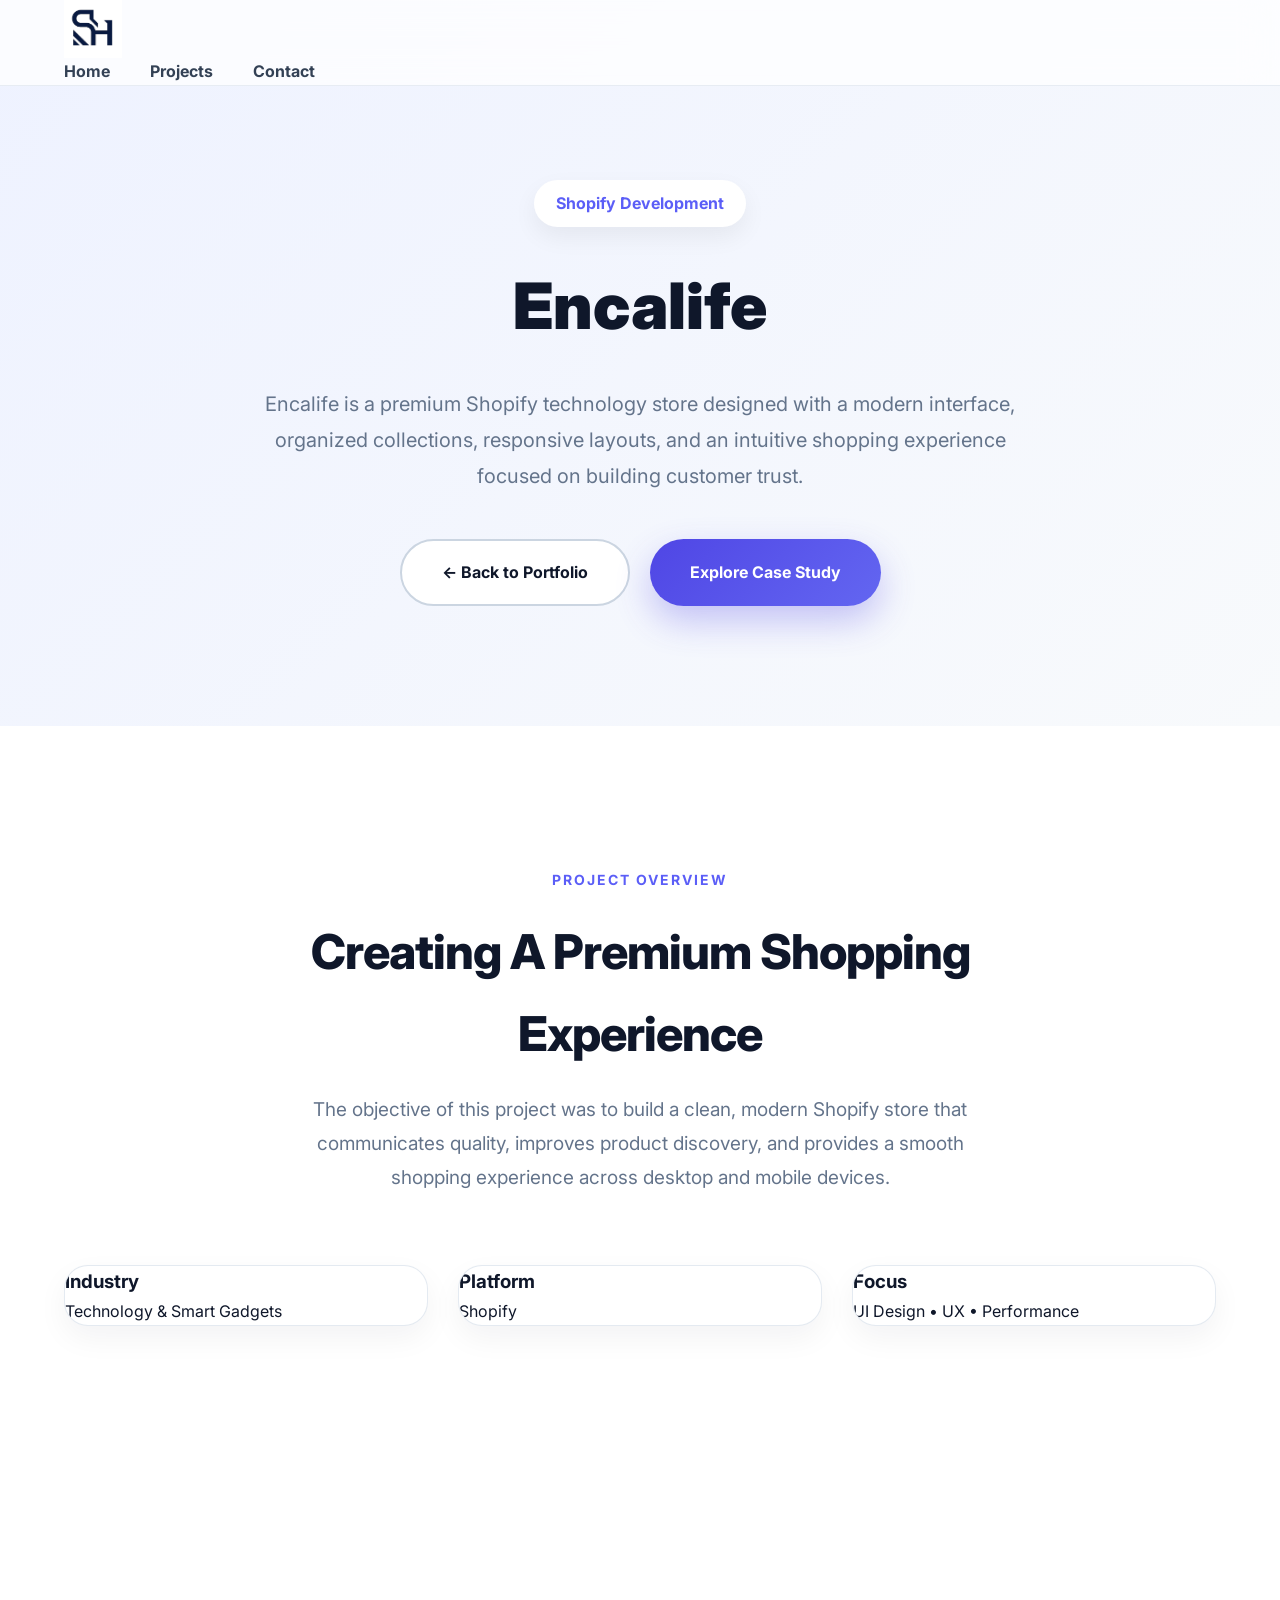
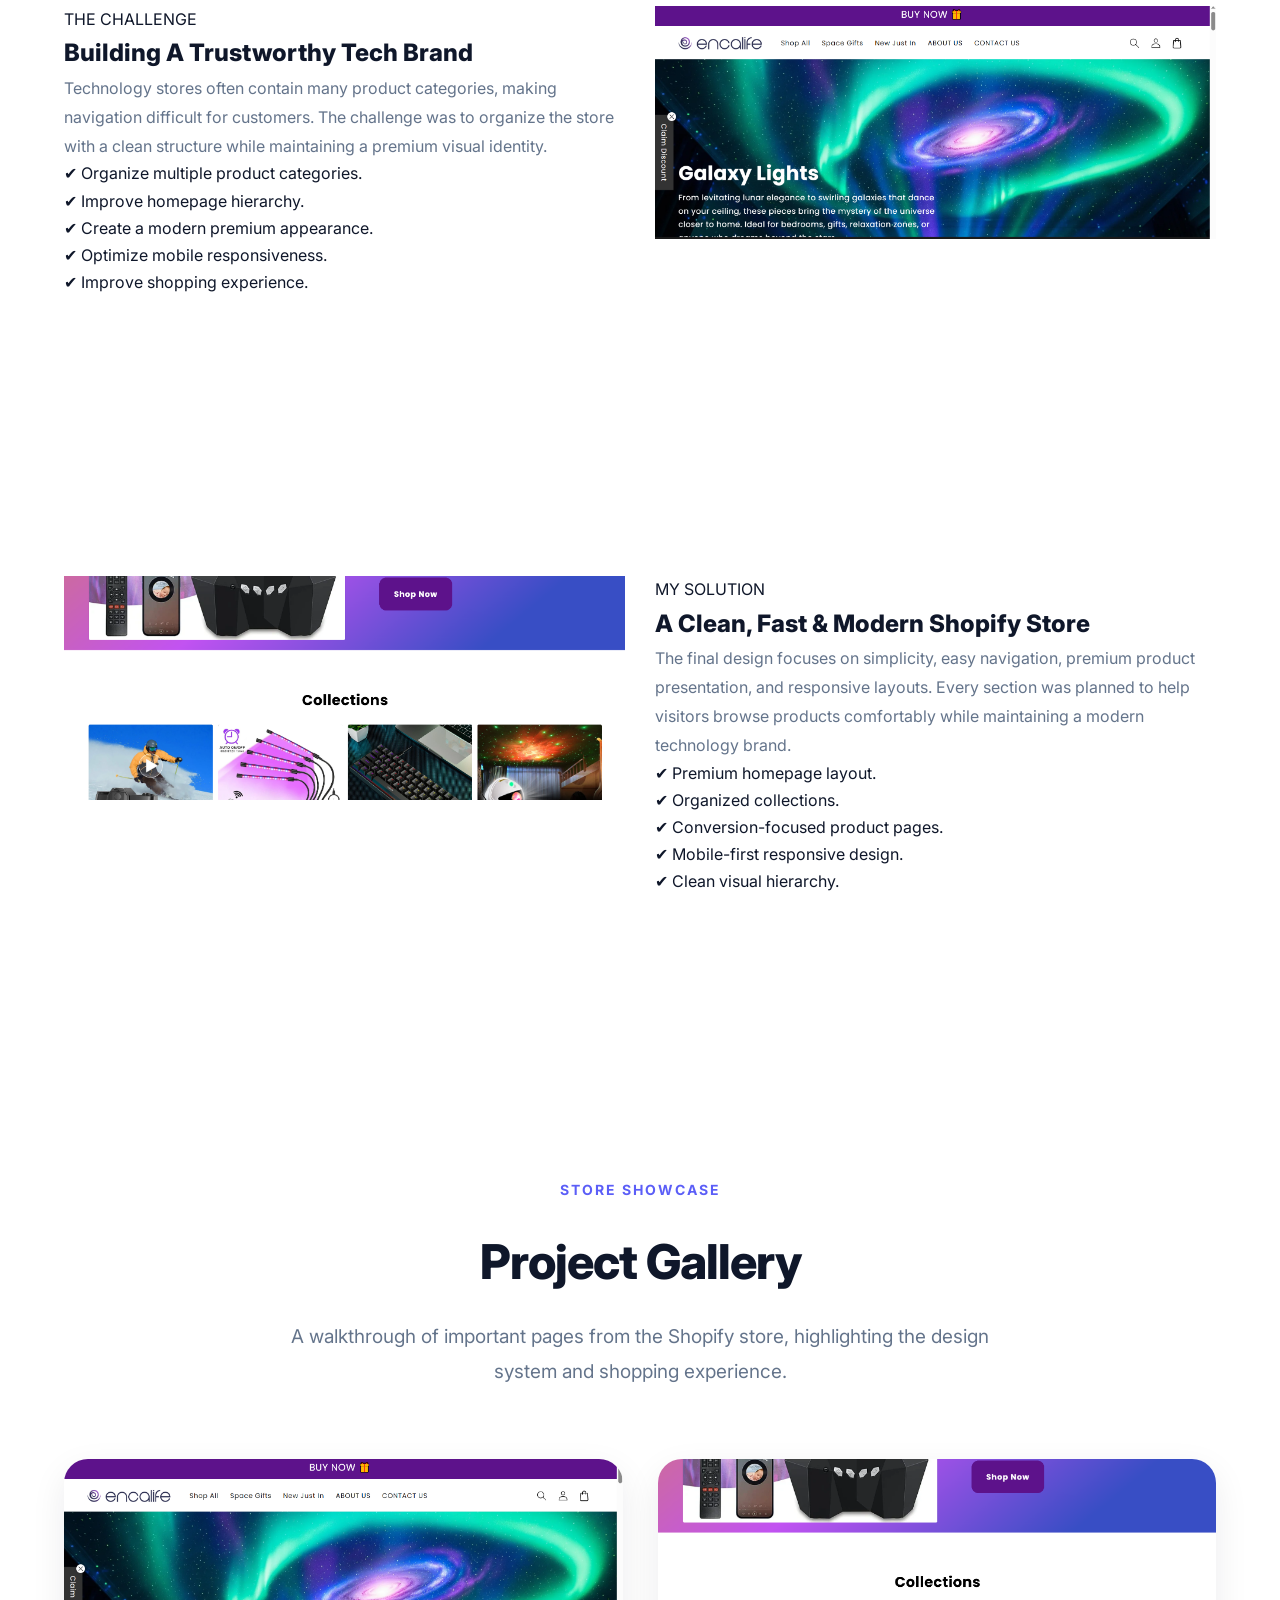
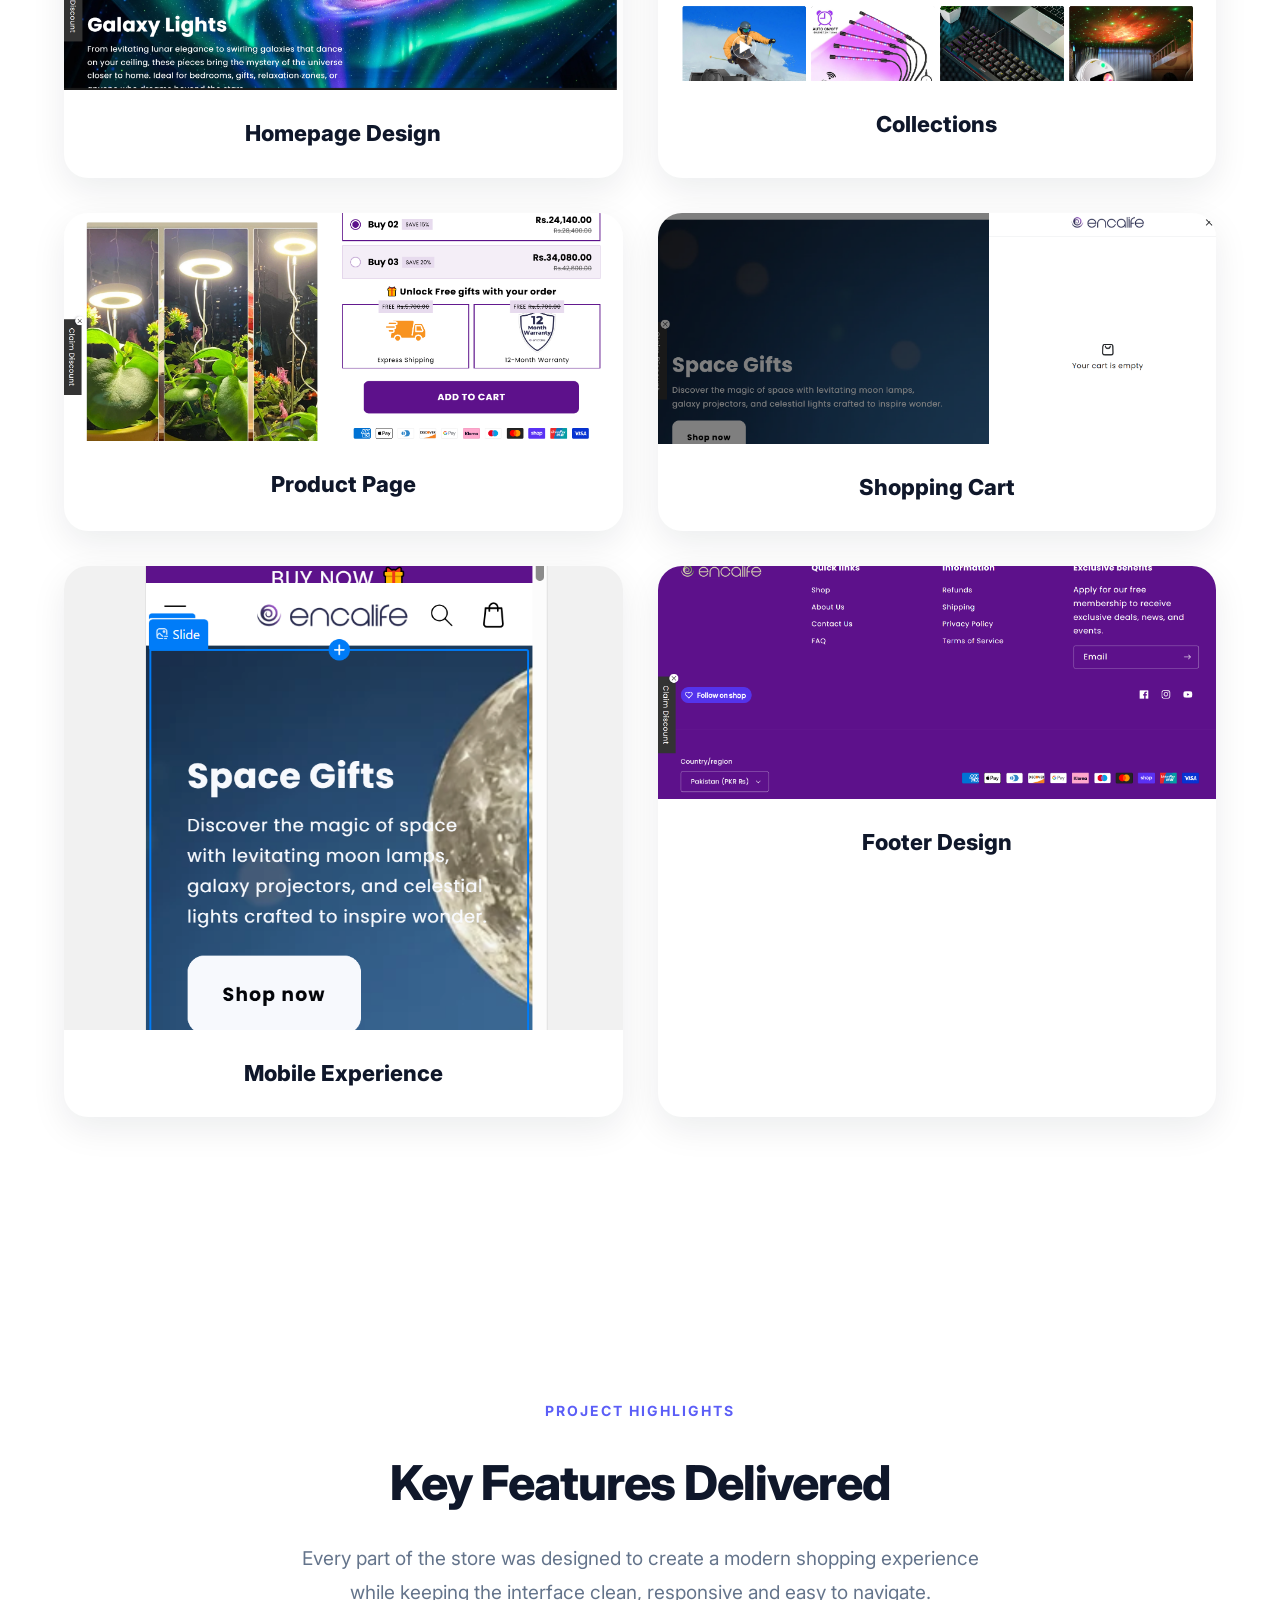
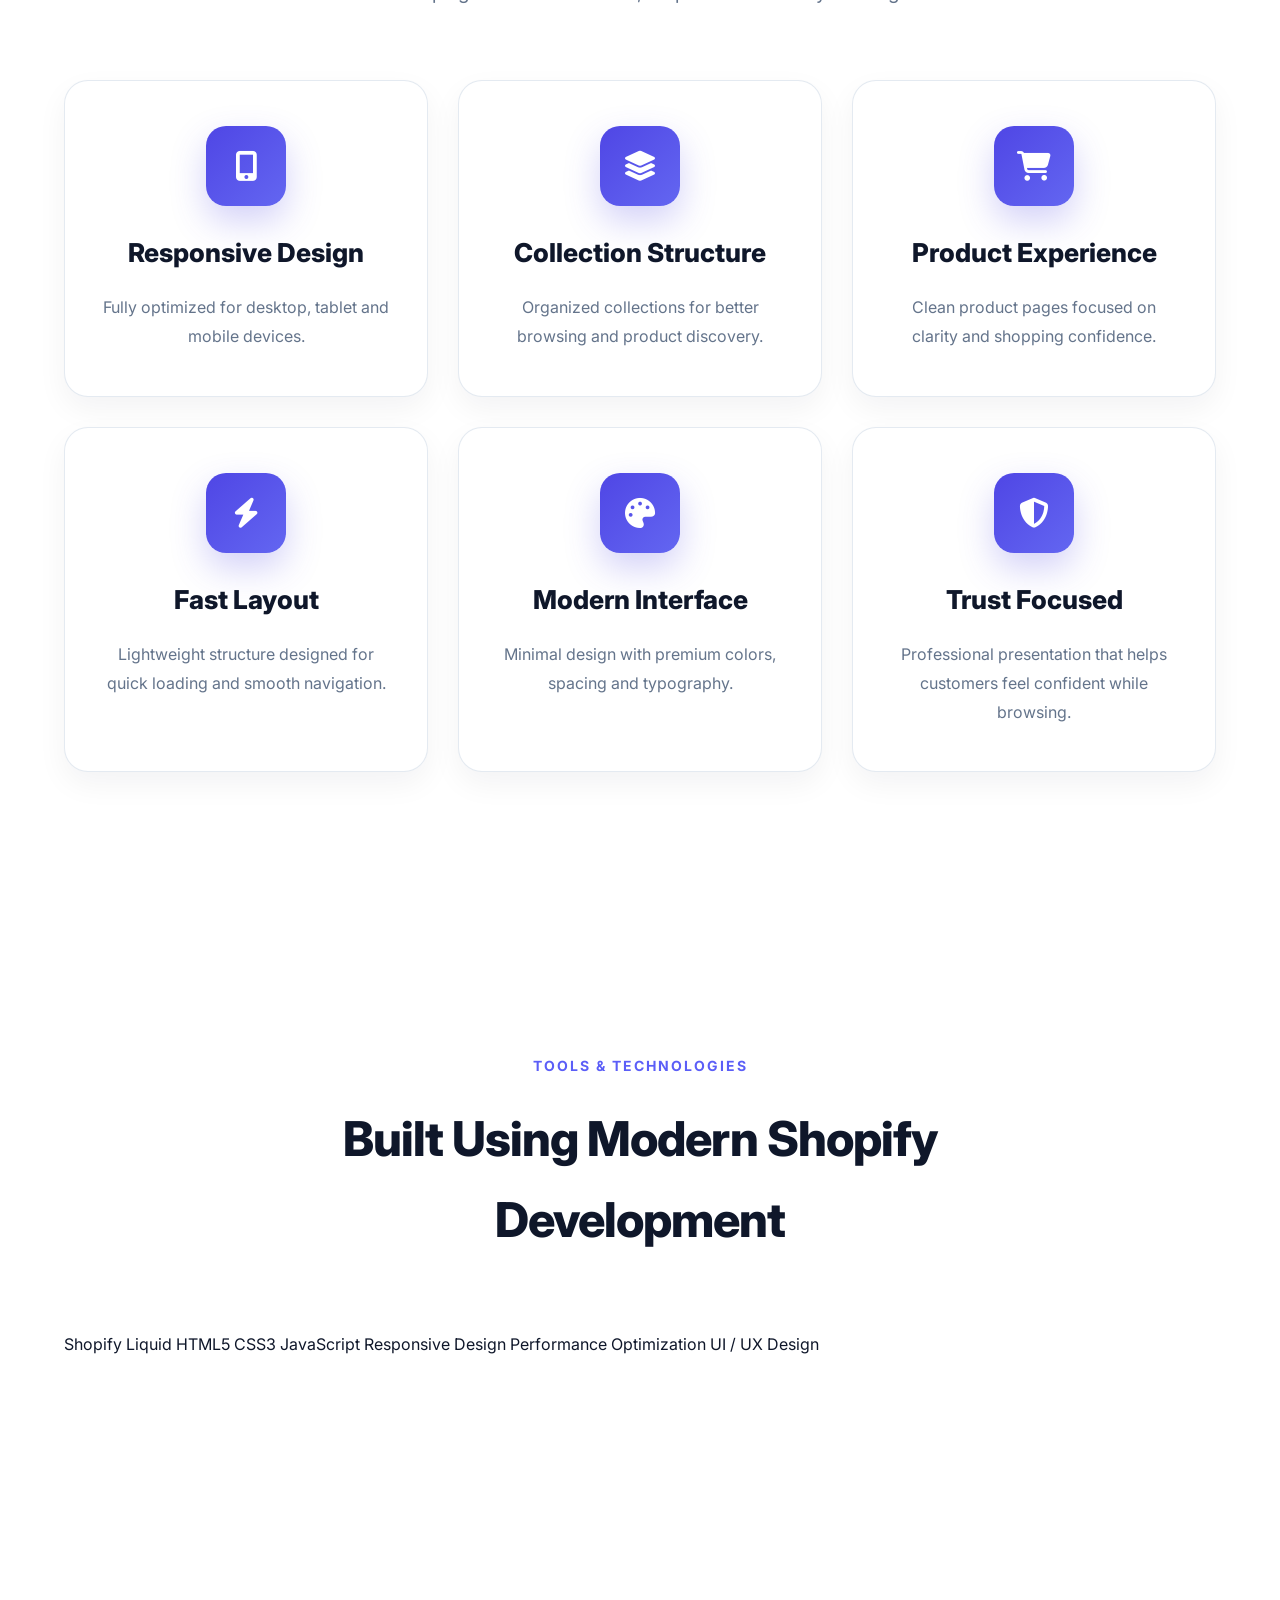
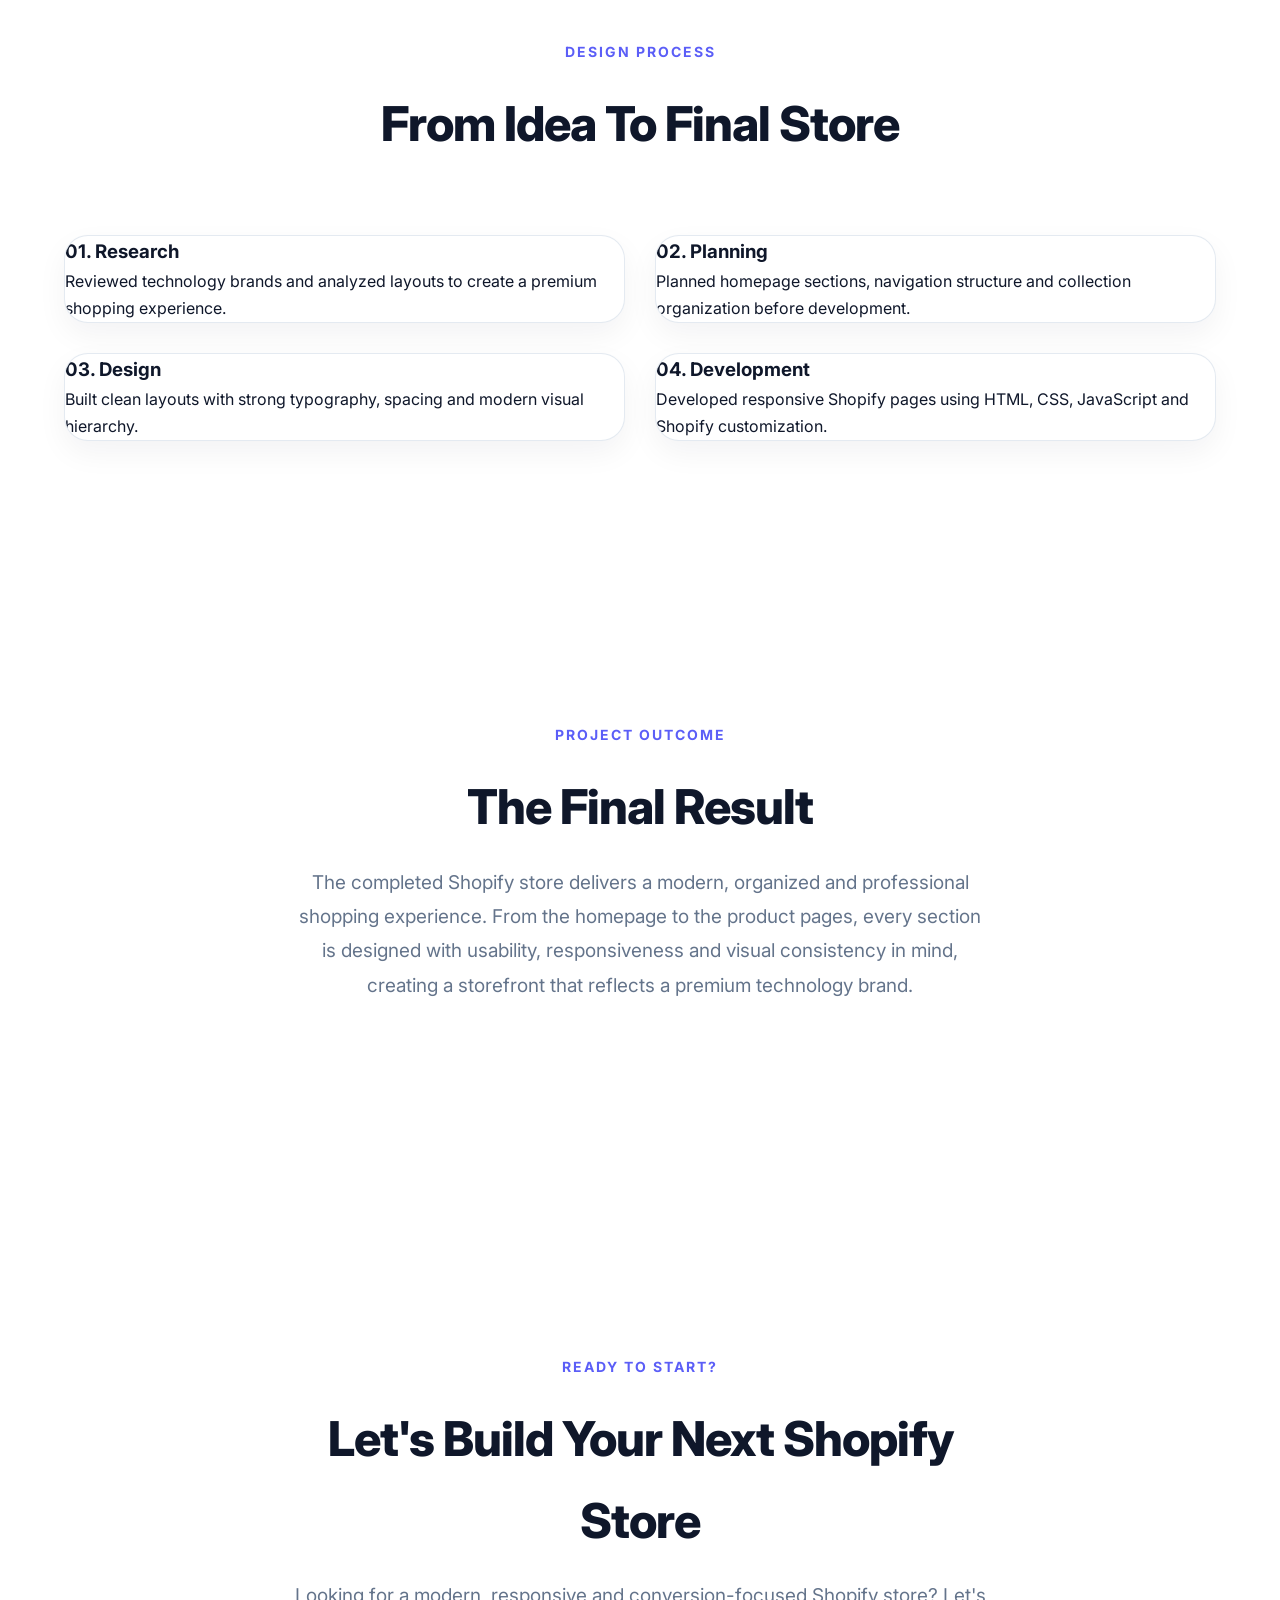
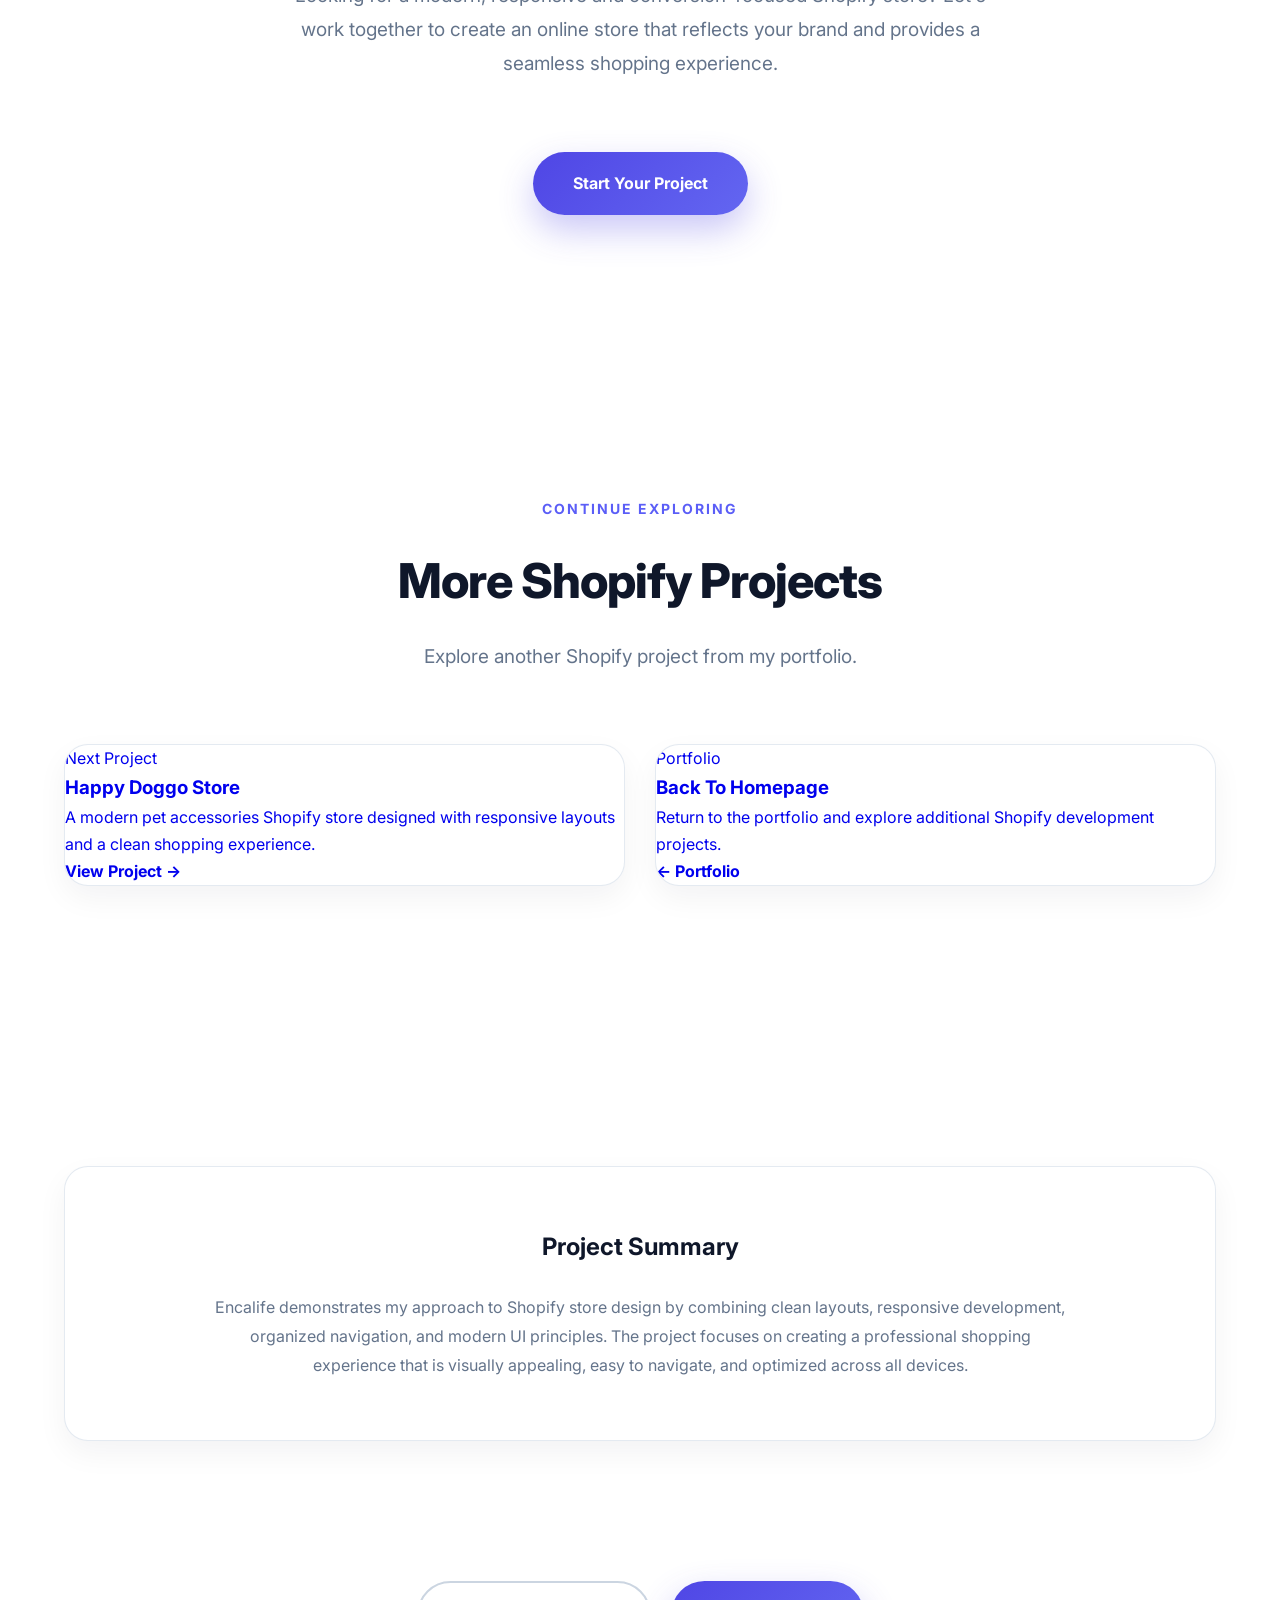
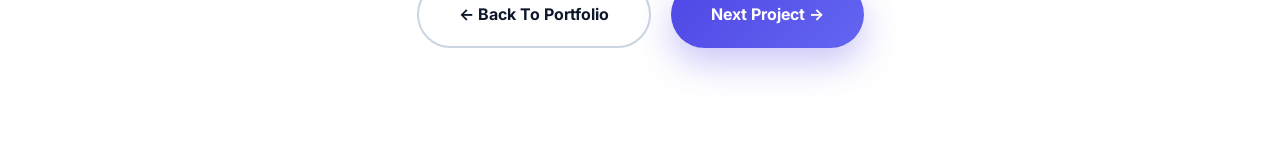
<file: encalife.html>
<!DOCTYPE html>
<html lang="en">

<head>

    <meta charset="UTF-8">
    <meta name="viewport" content="width=device-width, initial-scale=1.0">

    <title>Encalife | Shopify Case Study</title>

    <link rel="stylesheet" href="style.css">
    <link rel="stylesheet" href="responsive.css">

    <link href="https://cdnjs.cloudflare.com/ajax/libs/font-awesome/6.5.2/css/all.min.css" rel="stylesheet">

</head>

<body>

<!-- ==========================
     HEADER
========================== -->

<header class="header">

    <div class="container navbar">

                 <a href="portfolio/encalife.html" class="logo">
              <img src="images/mainlogo.png" alt="Shaz Hassan Logo">
                </a>

        <nav>

            <ul class="nav-links">

                <li><a href="../index.html">Home</a></li>

                <li><a href="../index.html#projects">Projects</a></li>

                <li><a href="../index.html#contact">Contact</a></li>

            </ul>

        </nav>

    </div>

</header>

<!-- ==========================
     HERO
========================== -->

<section class="case-hero">

    <div class="container">

        <span class="case-tag">

            Shopify Development

        </span>

        <h1>Encalife</h1>

        <p>

            Encalife is a premium Shopify technology store designed with a modern interface,
            organized collections, responsive layouts, and an intuitive shopping experience
            focused on building customer trust.

        </p>

        <div class="case-buttons">

            <a href="../index.html#projects" class="secondary-btn">

                ← Back to Portfolio

            </a>

            <a href="#overview" class="primary-btn">

                Explore Case Study

            </a>

        </div>

    </div>

</section>

<!-- ==========================
     PROJECT OVERVIEW
========================== -->

<section class="section" id="overview">

    <div class="container">

        <div class="section-title">

            <span>PROJECT OVERVIEW</span>

            <h2>Creating A Premium Shopping Experience</h2>

            <p>

                The objective of this project was to build a clean, modern Shopify store
                that communicates quality, improves product discovery, and provides a smooth
                shopping experience across desktop and mobile devices.

            </p>

        </div>

        <div class="grid-3">

            <div class="card">

                <h3>Industry</h3>

                <p>Technology & Smart Gadgets</p>

            </div>

            <div class="card">

                <h3>Platform</h3>

                <p>Shopify</p>

            </div>

            <div class="card">

                <h3>Focus</h3>

                <p>UI Design • UX • Performance</p>

            </div>

        </div>

    </div>

</section>

<!-- ==========================
     CHALLENGE
========================== -->

<section class="section">

    <div class="container grid-2">

        <div>

            <span class="section-subtitle">

                THE CHALLENGE

            </span>

            <h2 class="title-dark">

                Building A Trustworthy Tech Brand

            </h2>

            <p class="text-light">

                Technology stores often contain many product categories,
                making navigation difficult for customers. The challenge was
                to organize the store with a clean structure while maintaining
                a premium visual identity.

            </p>

            <ul class="case-list">

                <li>✔ Organize multiple product categories.</li>

                <li>✔ Improve homepage hierarchy.</li>

                <li>✔ Create a modern premium appearance.</li>

                <li>✔ Optimize mobile responsiveness.</li>

                <li>✔ Improve shopping experience.</li>

            </ul>

        </div>

        <div class="case-image-large">

            <img src="images/Encalife-home.png" alt="Encalife Homepage">

        </div>

    </div>

</section>

<!-- ==========================
     SOLUTION
========================== -->

<section class="section">

    <div class="container grid-2">

        <div class="case-image-large">

            <img src="images/Encollection.png" alt="Collection Page">

        </div>

        <div>

            <span class="section-subtitle">

                MY SOLUTION

            </span>

            <h2 class="title-dark">

                A Clean, Fast & Modern Shopify Store

            </h2>

            <p class="text-light">

                The final design focuses on simplicity, easy navigation,
                premium product presentation, and responsive layouts.
                Every section was planned to help visitors browse products
                comfortably while maintaining a modern technology brand.

            </p>

            <ul class="case-list">

                <li>✔ Premium homepage layout.</li>

                <li>✔ Organized collections.</li>

                <li>✔ Conversion-focused product pages.</li>

                <li>✔ Mobile-first responsive design.</li>

                <li>✔ Clean visual hierarchy.</li>

            </ul>

        </div>

    </div>

</section>

<!-- ==========================
     STORE SHOWCASE
========================== -->

<section class="section">

    <div class="container">

        <div class="section-title">

            <span>STORE SHOWCASE</span>

            <h2>Project Gallery</h2>

            <p>

                A walkthrough of important pages from the Shopify store,
                highlighting the design system and shopping experience.

            </p>

        </div>

        <div class="case-gallery">

            <div class="case-image">

                <img src="images/Encalife-home.png" alt="Homepage">

                <h3>Homepage Design</h3>

            </div>

            <div class="case-image">

                <img src="images/Encollection.png" alt="Collections">

                <h3>Collections</h3>

            </div>

            <div class="case-image">

                <img src="images/Enproduct.png" alt="Product Page">

                <h3>Product Page</h3>

            </div>

            <div class="case-image">

                <img src="images/Encart.png" alt="Shopping Cart">

                <h3>Shopping Cart</h3>

            </div>

            <div class="case-image">

                <img src="images/Enmobile.png" alt="Mobile View">

                <h3>Mobile Experience</h3>

            </div>

            <div class="case-image">

                <img src="images/Enfooter.png" alt="Footer">

                <h3>Footer Design</h3>

            </div>

        </div>

    </div>

</section>
<!-- ==========================
     PROJECT HIGHLIGHTS
========================== -->

<section class="section">

    <div class="container">

        <div class="section-title">

            <span>PROJECT HIGHLIGHTS</span>

            <h2>Key Features Delivered</h2>

            <p>

                Every part of the store was designed to create a modern shopping
                experience while keeping the interface clean, responsive and easy
                to navigate.

            </p>

        </div>

        <div class="trust-grid">

            <div class="trust-card card">

                <i class="fa-solid fa-mobile-screen-button"></i>

                <h3>Responsive Design</h3>

                <p>

                    Fully optimized for desktop, tablet and mobile devices.

                </p>

            </div>

            <div class="trust-card card">

                <i class="fa-solid fa-layer-group"></i>

                <h3>Collection Structure</h3>

                <p>

                    Organized collections for better browsing and product discovery.

                </p>

            </div>

            <div class="trust-card card">

                <i class="fa-solid fa-cart-shopping"></i>

                <h3>Product Experience</h3>

                <p>

                    Clean product pages focused on clarity and shopping confidence.

                </p>

            </div>

            <div class="trust-card card">

                <i class="fa-solid fa-bolt"></i>

                <h3>Fast Layout</h3>

                <p>

                    Lightweight structure designed for quick loading and smooth navigation.

                </p>

            </div>

            <div class="trust-card card">

                <i class="fa-solid fa-palette"></i>

                <h3>Modern Interface</h3>

                <p>

                    Minimal design with premium colors, spacing and typography.

                </p>

            </div>

            <div class="trust-card card">

                <i class="fa-solid fa-shield-halved"></i>

                <h3>Trust Focused</h3>

                <p>

                    Professional presentation that helps customers feel confident while browsing.

                </p>

            </div>

        </div>

    </div>

</section>

<!-- ==========================
     TECHNOLOGY STACK
========================== -->

<section class="section">

    <div class="container">

        <div class="section-title">

            <span>TOOLS & TECHNOLOGIES</span>

            <h2>Built Using Modern Shopify Development</h2>

        </div>

        <div class="project-tech-stack">

            <span>Shopify</span>

            <span>Liquid</span>

            <span>HTML5</span>

            <span>CSS3</span>

            <span>JavaScript</span>

            <span>Responsive Design</span>

            <span>Performance Optimization</span>

            <span>UI / UX Design</span>

        </div>

    </div>

</section>

<!-- ==========================
     DESIGN PROCESS
========================== -->

<section class="section">

    <div class="container">

        <div class="section-title">

            <span>DESIGN PROCESS</span>

            <h2>From Idea To Final Store</h2>

        </div>

        <div class="grid-2">

            <div class="card">

                <h3>01. Research</h3>

                <p>

                    Reviewed technology brands and analyzed layouts to create a
                    premium shopping experience.

                </p>

            </div>

            <div class="card">

                <h3>02. Planning</h3>

                <p>

                    Planned homepage sections, navigation structure and collection
                    organization before development.

                </p>

            </div>

            <div class="card">

                <h3>03. Design</h3>

                <p>

                    Built clean layouts with strong typography, spacing and modern
                    visual hierarchy.

                </p>

            </div>

            <div class="card">

                <h3>04. Development</h3>

                <p>

                    Developed responsive Shopify pages using HTML, CSS,
                    JavaScript and Shopify customization.

                </p>

            </div>

        </div>

    </div>

</section>

<!-- ==========================
     PROJECT OUTCOME
========================== -->

<section class="section">

    <div class="container">

        <div class="section-title">

            <span>PROJECT OUTCOME</span>

            <h2>The Final Result</h2>

            <p>

                The completed Shopify store delivers a modern, organized and
                professional shopping experience. From the homepage to the product
                pages, every section is designed with usability, responsiveness
                and visual consistency in mind, creating a storefront that reflects
                a premium technology brand.

            </p>

        </div>

    </div>

</section>
<!-- ==========================
     CALL TO ACTION
========================== -->

<section class="section">

    <div class="container">

        <div class="section-title">

            <span>READY TO START?</span>

            <h2>Let's Build Your Next Shopify Store</h2>

            <p>

                Looking for a modern, responsive and conversion-focused Shopify
                store? Let's work together to create an online store that reflects
                your brand and provides a seamless shopping experience.

            </p>

        </div>

        <div style="text-align:center;">

            <a href="../index.html#contact" class="primary-btn">

                Start Your Project

            </a>

        </div>

    </div>

</section>

<!-- ==========================
     NEXT PROJECT
========================== -->

<section class="section">

    <div class="container">

        <div class="section-title">

            <span>CONTINUE EXPLORING</span>

            <h2>More Shopify Projects</h2>

            <p>

                Explore another Shopify project from my portfolio.

            </p>

        </div>

        <div class="grid-2">

            <a href="happydoggo.html" class="card project-nav-card">

                <span>Next Project</span>

                <h3>Happy Doggo Store</h3>

                <p>

                    A modern pet accessories Shopify store designed with
                    responsive layouts and a clean shopping experience.

                </p>

                <strong>View Project →</strong>

            </a>

            <a href="index.html#projects" class="card project-nav-card">

                <span>Portfolio</span>

                <h3>Back To Homepage</h3>

                <p>

                    Return to the portfolio and explore additional Shopify
                    development projects.

                </p>

                <strong>← Portfolio</strong>

            </a>

        </div>

    </div>

</section>

<!-- ==========================
     PROJECT SUMMARY
========================== -->

<section class="section">

    <div class="container">

        <div class="card" style="padding:60px;text-align:center;">

            <h2 style="margin-bottom:25px;">

                Project Summary

            </h2>

            <p class="text-light" style="max-width:850px;margin:auto;">

                Encalife demonstrates my approach to Shopify store design by
                combining clean layouts, responsive development, organized
                navigation, and modern UI principles. The project focuses on
                creating a professional shopping experience that is visually
                appealing, easy to navigate, and optimized across all devices.

            </p>

        </div>

    </div>

</section>

<!-- ==========================
     FOOTER NAVIGATION
========================== -->

<section style="padding-bottom:100px;">

    <div class="container">

        <div style="display:flex;justify-content:center;gap:20px;flex-wrap:wrap;">

            <a href="index.html#projects" class="secondary-btn">

                ← Back To Portfolio

            </a>

            <a href="happydoggo.html" class="primary-btn">

                Next Project →

            </a>

        </div>

    </div>

</section>

</body>

</html>
</file>
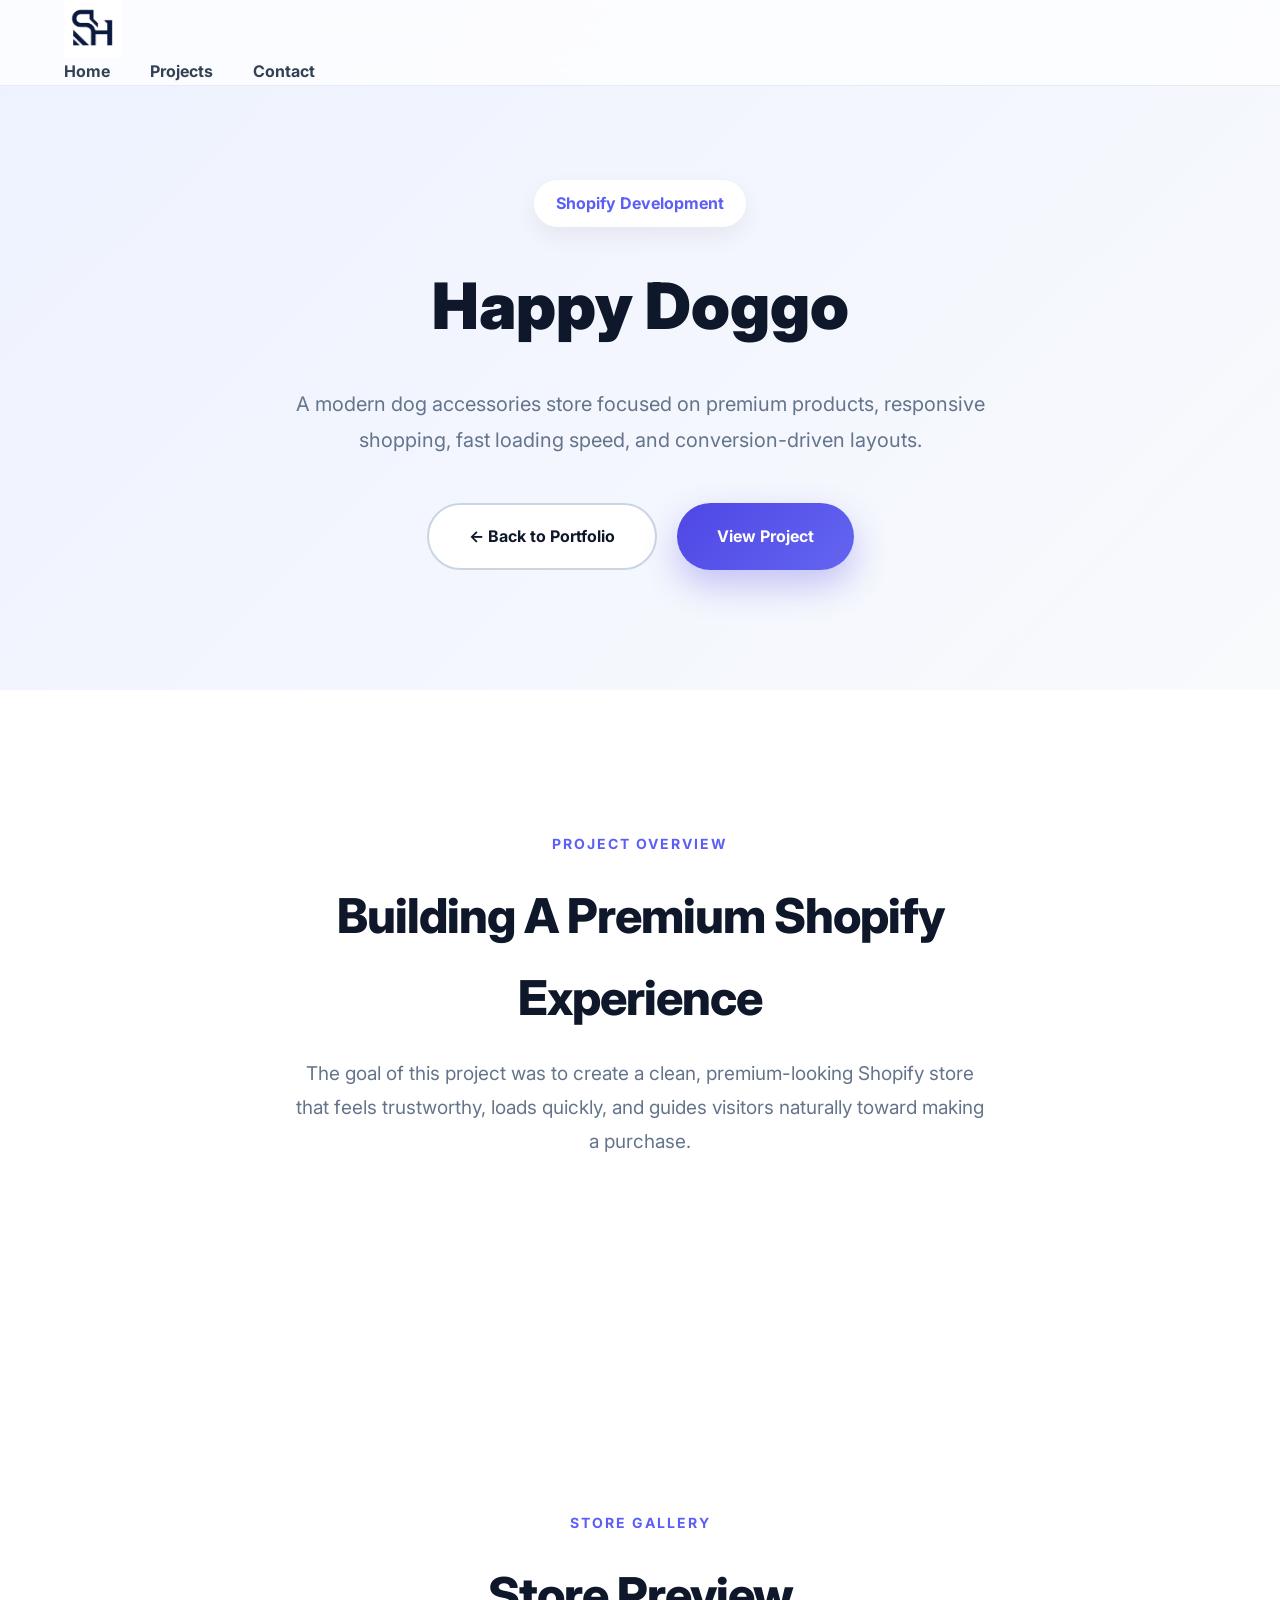
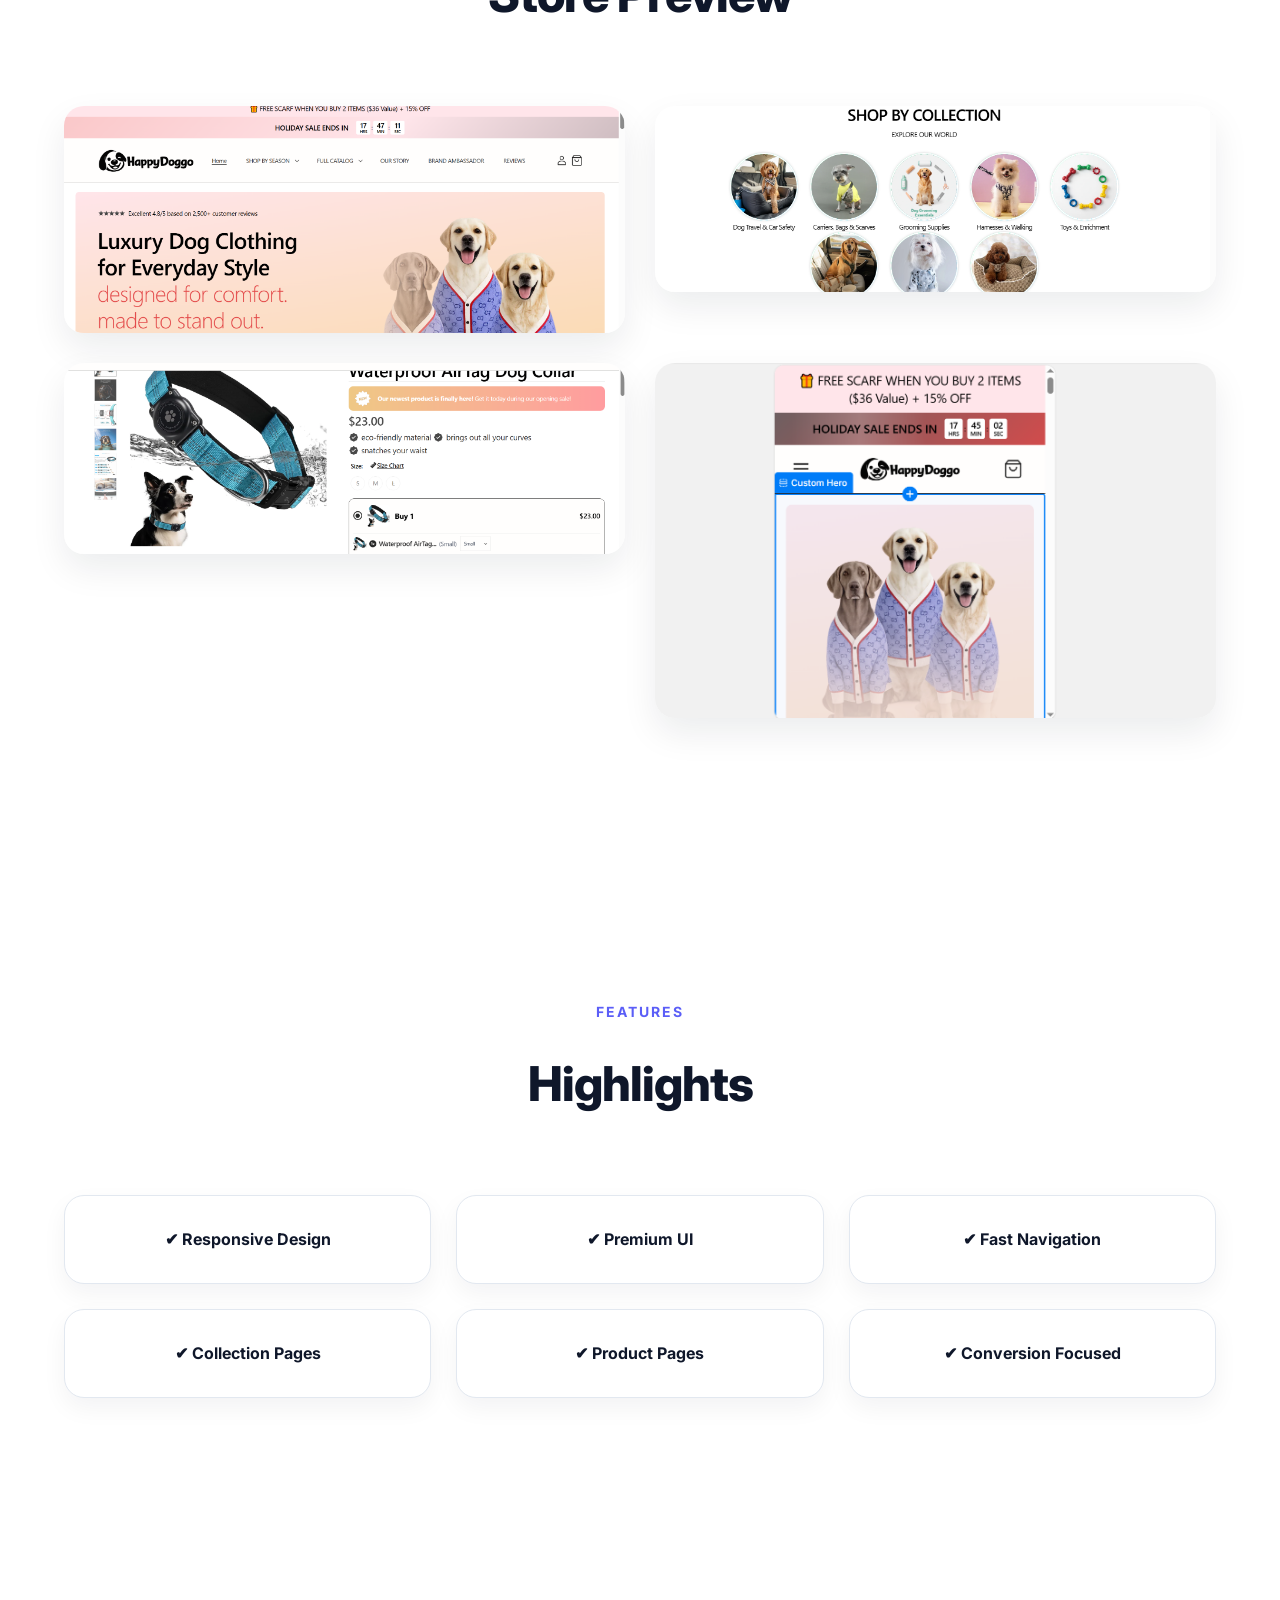
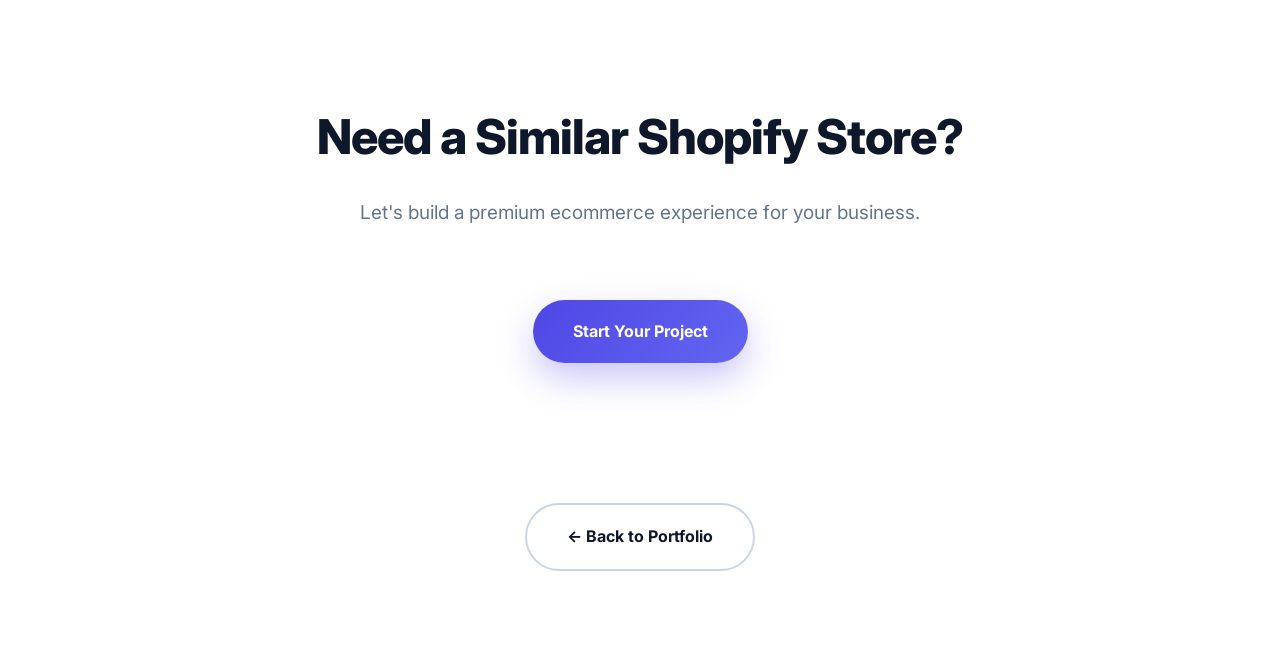
<file: happy-doggo.html>
<!DOCTYPE html>
<html lang="en">

<head>

    <meta charset="UTF-8">
    <meta name="viewport" content="width=device-width, initial-scale=1.0">

    <title>Happy Doggo | Shopify Project</title>

        <link rel="stylesheet" href="style.css">
        <link rel="stylesheet" href="responsive.css">

    <link href="https://cdnjs.cloudflare.com/ajax/libs/font-awesome/6.5.2/css/all.min.css" rel="stylesheet">

</head>

<body>

    <!-- HEADER -->

    <header class="header">

        <div class="container navbar">

            <a href="portfolio/happy-doggo.html" class="logo">
              <img src="images/mainlogo.png" alt="Shaz Hassan Logo">
            </a>

            <nav>

                <ul class="nav-links">

                  <li><a href="/portfolio/">Home</a></li>

                  <li><a href="/portfolio/#projects">Projects</a></li>

                  <li><a href="/portfolio/#contact">Contact</a></li>

                </ul>

            </nav>

        </div>

    </header>



    <!-- ==========================
     CASE STUDY HERO
========================== -->

<section class="case-hero">

    <div class="container">

        <span class="case-tag">
            Shopify Development
        </span>

        <h1>Happy Doggo </h1>

        <p>
           A modern dog accessories store focused on premium products, responsive shopping, fast loading speed, and conversion-driven layouts.
        </p>

        <div class="case-buttons">

           <a href="/portfolio/#projects" class="secondary-btn">
             ← Back to Portfolio
           </a>

            <a href="#overview" class="primary-btn">
                View Project
            </a>

        </div>

    </div>

</section>


<!-- ==========================
     PROJECT OVERVIEW
========================== -->

<section class="section" id="overview">

<div class="container">

<div class="section-title">

<span>PROJECT OVERVIEW</span>

<h2>Building A Premium Shopify Experience</h2>

<p>

The goal of this project was to create a clean, premium-looking Shopify store
that feels trustworthy, loads quickly, and guides visitors naturally toward
making a purchase.

</p>

</div>

</div>

</section>


    <!-- GALLERY -->

    <section class="section">

        <div class="container">

            <div class="section-title">

                <span>STORE GALLERY</span>

                <h2>Store Preview</h2>

            </div>

            <div class="gallery-grid">

                <img src="images/Hdhome.png" alt="Homepage">

                <img src="images/Hdcollection.png" alt="Collections">

                <img src="images/Hdproduct.png" alt="Product Page">

                <img src="images/Hdmobile.png" alt="Mobile View">

            </div>

        </div>

    </section>



    <!-- FEATURES -->

    <section class="section">

        <div class="container">

            <div class="section-title">

                <span>FEATURES</span>

                <h2>Highlights</h2>

            </div>

            <div class="project-features">

                <div>✔ Responsive Design</div>

                <div>✔ Premium UI</div>

                <div>✔ Fast Navigation</div>

                <div>✔ Collection Pages</div>

                <div>✔ Product Pages</div>

                <div>✔ Conversion Focused</div>

            </div>

        </div>

    </section>



    <!-- CTA -->

    <section class="section">

        <div class="container">

            <div class="section-title">

                <h2>Need a Similar Shopify Store?</h2>

                <p>
                    Let's build a premium ecommerce experience for your business.
                </p>

            </div>

            <div style="text-align:center;">

                <a href="../index.html#contact" class="primary-btn">

                    Start Your Project

                </a>

            </div>

        </div>

    </section>



    <!-- BACK -->

    <section style="padding-bottom:80px;">

        <div class="container" style="text-align:center;">

            <a href="/portfolio/#projects" class="secondary-btn">

                ← Back to Portfolio

            </a>

        </div>

    </section>

</body>

</html>
</file>
<file: style.css>
/* Global Styles */

/* ===========================
   GOOGLE FONT
=========================== */

@import url('https://fonts.googleapis.com/css2?family=Inter:wght@300;400;500;600;700;800;900&display=swap');


/* ===========================
   CSS VARIABLES
=========================== */

:root{

    --primary:#5B5EF7;
    --secondary:#0F172A;
    --white:#ffffff;
    --text:#475569;
    --light:#F8FAFC;
    --border:#E2E8F0;

    --container:1200px;

}


/* ===========================
   RESET
=========================== */

*{

    margin:0;
    padding:0;
    box-sizing:border-box;

}

html{

    scroll-behavior:smooth;

}


html{

    scroll-behavior:smooth;

}


body{

    font-family:'Inter',sans-serif;
    background:var(--white);
    color:var(--secondary);
    line-height:1.7;
    overflow-x:hidden;
}


img{

    max-width:100%;
    display:block;

}


a{

    text-decoration:none;

}


ul{

    list-style:none;

}


/* ===========================
   REUSABLE CONTAINER
=========================== */

.container{

    max-width:var(--container);

    width:90%;

    margin:auto;

}
/* ===========================
   REUSABLE UTILITIES
=========================== */

.section{
    padding:140px 0;
}

.grid-2{
    display:grid;
    grid-template-columns:repeat(2,1fr);
    gap:30px;
}

.grid-3{
    display:grid;
    grid-template-columns:repeat(3,1fr);
    gap:30px;
}

.flex-center{
    display:flex;
    align-items:center;
    justify-content:center;
}

.title-dark{
    color:#0F172A;
    font-weight:800;
}

.text-light{
    color:#64748B;
    line-height:1.8;
}

.radius-xl{
    border-radius:24px;
}

.shadow{
    box-shadow:0 12px 30px rgba(15,23,42,.05);
}

.transition{
    transition:.4s;
}
/* ===========================
   REUSABLE CLASSES
=========================== */

.section{

    padding:140px 0;

}

.card{

    background:#FFFFFF;

    border:1px solid rgba(226,232,240,.9);

    border-radius:24px;

    box-shadow:0 12px 30px rgba(15,23,42,.05);

    transition:.4s;

}

.card:hover{

    transform:translateY(-12px);

    box-shadow:0 30px 60px rgba(15,23,42,.15);

}

.btn{

    display:inline-flex;

    align-items:center;

    justify-content:center;

    border-radius:50px;

    font-weight:700;

    transition:.35s;

}

.grid-3{

    display:grid;

    grid-template-columns:repeat(3,1fr);

    gap:30px;

}

.grid-2{

    display:grid;

    grid-template-columns:repeat(2,1fr);

    gap:30px;

}
/* ===========================
   SCROLL PROGRESS BAR
=========================== */

.progress-bar{

    position:fixed;

    top:0;

    left:0;

    width:0%;

    height:4px;

    background:linear-gradient(90deg,#4F46E5,#8B5CF6);

    z-index:99999;

}

/* ===========================
   NAVBAR
=========================== */

.header{

    position:fixed;

    top:0;

    left:0;

    width:100%;

    background:rgba(255,255,255,.75);

    backdrop-filter:blur(18px);

    -webkit-backdrop-filter:blur(18px);

    border-bottom:1px solid rgba(226,232,240,.8);

    z-index:1000;

    transition:.35s;

}


.navbar{

    height:85px;

}


.navbar .container{

    display:flex;

    justify-content:space-between;

    align-items:center;

    height:100%;

}


/* ===========================
   HEADER LOGO
=========================== */

.header .navbar .logo {
    width: 58px !important;
    height: 58px !important;
    display: flex !important;
    align-items: center;
    justify-content: center;
    flex-shrink: 0;
    overflow: hidden;
    transition: transform 0.35s ease;
}

.header .navbar .logo img {
    width: 58px !important;
    height: 58px !important;
    max-width: 58px !important;
    max-height: 58px !important;
    min-width: 0 !important;
    min-height: 0 !important;
    object-fit: contain !important;
    display: block !important;
}

.header .navbar .logo:hover {
    transform: scale(1.05);
}


.nav-links{
display:flex;

    align-items:center;

    gap:40px;

}


.nav-links a{

color:#334155;

    font-weight:700;

    font-size:16px;

    position:relative;

    transition:.35s;

    padding:8px 0;

}

.nav-links a::after{

   content:"";

    position:absolute;

    left:50%;

    bottom:-6px;

    width:0;

    height:3px;

    border-radius:50px;

    background:linear-gradient(90deg,#4F46E5,#6366F1);

    transform:translateX(-50%);

    transition:.35s;

}

.nav-links a:hover::after{

    width:100%;

}


.nav-links a:hover{

    color:#4F46E5;

}

.nav-links a.active{

    color:var(--primary);

}

.nav-links a.active::after{

    width:100%;

}

.hire-btn{

    display:inline-flex;

    align-items:center;

    justify-content:center;

    background:linear-gradient(135deg,#4F46E5,#6366F1);

    color:#fff;

    padding:15px 32px;

    border-radius:50px;

    font-weight:700;

    transition:.35s;

    box-shadow:0 12px 28px rgba(79,70,229,.25);

}


.hire-btn:hover{

   transform:translateY(-5px);

    box-shadow:0 20px 40px rgba(79,70,229,.35);

}
/* ===========================
   HEADER SCROLL
=========================== */

.header.scrolled{

    background:rgba(255,255,255,.92);

    backdrop-filter:blur(18px);

    box-shadow:0 15px 40px rgba(15,23,42,.08);

}
/* =================================
   HERO ENTRANCE ANIMATION
================================= */

.hero-nav{

    opacity:0;

    transform:translateY(-30px);

    animation:navDrop .8s ease forwards;

}

.hero-left{

    opacity:0;

    transform:translateY(60px);

    animation:heroLeft 1s ease forwards;

    animation-delay:.4s;

}

.hero-right{

    opacity:0;

    transform:translateX(80px);

    animation:heroRight 1s ease forwards;

    animation-delay:.7s;

}

.hero-buttons{

    opacity:0;

    animation:fadeButtons 1s ease forwards;

    animation-delay:1s;

}

/* ===================== */

@keyframes navDrop{

from{

opacity:0;

transform:translateY(-30px);

}

to{

opacity:1;

transform:translateY(0);

}

}

/* ===================== */

@keyframes heroLeft{

from{

opacity:0;

transform:translateY(60px);

}

to{

opacity:1;

transform:translateY(0);

}

}

/* ===================== */

@keyframes heroRight{

from{

opacity:0;

transform:translateX(80px);

}

to{

opacity:1;

transform:translateX(0);

}

}

/* ===================== */

@keyframes fadeButtons{

from{

opacity:0;

}

to{

opacity:1;

}

}
/* ===========================
   HERO SECTION
=========================== */

.hero{

  padding:170px 0 120px;

    background:linear-gradient(135deg,#F8FAFC,#EEF2FF);

    overflow:hidden;

    position:relative;

}
.hero::before{

    content:"";

    position:absolute;

    width:500px;

    height:500px;

    background:rgba(79,70,229,.08);

    border-radius:50%;

    top:-220px;

    right:-150px;

    filter:blur(40px);

}

.hero::after{

    content:"";

    position:absolute;

    width:350px;

    height:350px;

    background:rgba(99,102,241,.10);

    border-radius:50%;

    bottom:-170px;

    left:-100px;

    filter:blur(30px);

}
.hero-container{

     display:grid;

    grid-template-columns:repeat(2,1fr);

    align-items:center;

    gap:70px;

    position:relative;

    z-index:2;

}

.hero-tag{

    display:inline-block;

    background:#EEF2FF;

    color:var(--primary);

    padding:10px 18px;

    border-radius:40px;

    font-size:14px;

    font-weight:700;

    margin-bottom:20px;

}

.hero h1{

   font-size:64px;

    line-height:1.1;

    margin-bottom:25px;

    color:#0F172A;

    font-weight:800;

    letter-spacing:-2px;


}

.hero p{
font-size:20px;

    color:#475569;

    line-height:1.8;

    margin-bottom:40px;

    max-width:550px;

}

.hero-buttons{

    display:flex;

    gap:20px;

}

.primary-btn{

    display:inline-flex;

    align-items:center;

    justify-content:center;

    background:linear-gradient(135deg,#4F46E5,#6366F1);

    color:#fff;

    padding:18px 40px;

    border-radius:50px;

    font-weight:700;

    transition:.35s;

    box-shadow:0 15px 35px rgba(79,70,229,.30);
}


.primary-btn:hover{

    transform:translateY(-6px);

    box-shadow:0 25px 45px rgba(79,70,229,.40);

}

.secondary-btn{

   display:inline-flex;

    align-items:center;

    justify-content:center;

    border:2px solid #CBD5E1;

    color:#0F172A;

    padding:18px 40px;

    border-radius:50px;

    font-weight:700;

    background:#fff;

    transition:.35s;
}
.secondary-btn:hover{

    background:#0F172A;

    color:white;

    border-color:#0F172A;


}

.hero-image{

    display:flex;

    justify-content:center;

}

.hero h1 span{

    color:var(--primary);

}

.hero-features{

    display:flex;

    gap:25px;

    margin-top:40px;

    flex-wrap:wrap;

}

.hero-features span{

   
    background:white;

    border:1px solid #E2E8F0;

    padding:14px 20px;

    border-radius:50px;

    font-weight:600;

    color:#334155;

    box-shadow:0 8px 20px rgba(0,0,0,.05);

    transition:.3s;

}
.hero-features span:hover{

    transform:translateY(-5px);

}
/* ===========================
   HERO STATS
=========================== */

.hero-stats{

   display:flex;

    gap:60px;

    margin-top:60px;

}

.stat h3{

    font-size:42px;

    color:var(--primary);

    font-weight:800;

}

.stat p{

    color:var(--text);

    margin-top:8px;

}
/* ===========================
   SERVICES SECTION
=========================== */

.services{

    background:#F8FAFC;

}

.section-title{

    text-align:center;

    max-width:700px;

    margin:0 auto 70px;

}

.section-title span{

    color:var(--primary);

    font-weight:700;

    letter-spacing:2px;

    font-size:14px;

}

.section-title h2{

     font-size:48px;

    margin:18px 0;

    font-weight:800;

    color:#0F172A;

    letter-spacing:-1px;


}

.section-title p{

    color:#64748B;

    font-size:19px;

    line-height:1.8;

}

.services-grid{

    display:grid;

    grid-template-columns:repeat(3,1fr);

    gap:30px;

}

.service-card{

    padding:45px;

}


.service-icon{

     width:80px;

    height:80px;

    background:linear-gradient(135deg,#4F46E5,#6366F1);

    color:white;

    display:flex;

    align-items:center;

    justify-content:center;

    border-radius:20px;

    font-size:34px;

    margin-bottom:30px;

    box-shadow:0 15px 35px rgba(79,70,229,.25);

    transition:.35s;

}
.service-card:hover .service-icon{

    transform:rotate(-8deg) scale(1.08);

}

.service-card h3{

     margin-bottom:18px;

    font-size:28px;

    font-weight:800;

    color:#0F172A;

}

.service-card p{

    color:#64748B;

    line-height:1.8;
}
/* ===========================
   PROJECTS SECTION
=========================== */
.projects{
    background:#fff;
}

.projects-grid{
    display:grid;
    grid-template-columns:repeat(3,1fr);
    gap:35px;
}

.project-card{
    overflow:hidden;
    border-radius:24px;
    background:#fff;
    transition:.4s;
}

.project-card:hover{
    transform:translateY(-12px);
}

/* Image */

.project-image{
    position:relative;
    height:260px;
    overflow:hidden;
}

.project-image img{
    width:100%;
    height:100%;
    object-fit:cover;
    transition:.6s;
}

.project-card:hover .project-image img{
    transform:scale(1.08);
}
.project-image{

    background:#f8fafc;

    padding:20px;

    display:flex;

    justify-content:center;

    align-items:center;

    height:320px;

    overflow:hidden;

}

.project-image img{

    width:100%;

    height:100%;

    object-fit:contain;

}

/* Content */

.project-content{
    padding:35px;
}

.project-category{
    display:inline-block;
    padding:8px 16px;
    margin-bottom:18px;
    border-radius:50px;
    background:#EEF2FF;
    color:var(--primary);
    font-size:13px;
    font-weight:700;
    letter-spacing:1px;
}

.project-content h3{
    font-size:30px;
    margin-bottom:15px;
    color:#0F172A;
}

.project-content p{
    color:#64748B;
    line-height:1.8;
    margin-bottom:30px;
}

/* Tech Stack */

.project-tech{
    display:flex;
    flex-wrap:wrap;
    gap:10px;
    margin-bottom:30px;
}

.project-tech span{
    padding:8px 16px;
    border-radius:50px;
    background:#F8FAFC;
    border:1px solid #E2E8F0;
    font-size:13px;
    font-weight:600;
    color:#475569;
    transition:.3s;
}

.project-tech span:hover{
    background:var(--primary);
    color:#fff;
    border-color:var(--primary);
}

/* Button */

.project-link{
    display:inline-flex;
    align-items:center;
    gap:8px;
    color:var(--primary);
    font-weight:700;
    transition:.35s;
}

.project-link:hover{
    gap:15px;
    color:#4338CA;
}
/* ===========================
   WHY CHOOSE ME
=========================== */

.why-me{

    padding:140px 0;

    background:linear-gradient(180deg,#F8FAFC,#FFFFFF);

}

.why-grid{

    display:grid;

    grid-template-columns:repeat(2,1fr);

    gap:30px;

}

.why-box{

    padding:45px;

}

.why-box h3{

     margin-bottom:20px;

    font-size:30px;

    font-weight:800;

    color:#0F172A;

}

.why-box p{

    color:#64748B;

    line-height:1.9;

    font-size:17px;
}
/* ===========================
   PROCESS
=========================== */

.process{

    padding:140px 0;

    background:#FFFFFF;
}

.process-grid{

    display:grid;

    grid-template-columns:repeat(4,1fr);

    gap:25px;

}

.step{

    padding:45px 35px;

    text-align:center;

}

.step span{

    display:inline-flex;

    width:75px;

    height:75px;

    align-items:center;

    justify-content:center;

    border-radius:50%;

    background:linear-gradient(135deg,#4F46E5,#6366F1);

    color:white;

    font-size:24px;

    font-weight:800;

    margin-bottom:25px;

    box-shadow:0 15px 35px rgba(79,70,229,.30);

    transition:.35s;


}
.step:hover span{

    transform:scale(1.1) rotate(10deg);

}

.step h3{

    margin-bottom:18px;

    font-size:26px;

    font-weight:800;

    color:#0F172A;


}

/* ===========================
   TESTIMONIALS
=========================== */

.testimonials{

    padding:140px 0;

    background:linear-gradient(180deg,#F8FAFC,#FFFFFF);

    position:relative;

    overflow:hidden;

}

.testimonials::before{

    content:"";

    position:absolute;

    width:450px;

    height:450px;

    background:rgba(79,70,229,.05);

    border-radius:50%;

    top:-220px;

    left:-180px;

    filter:blur(40px);

}

/* ===========================
   TESTIMONIAL SLIDER
=========================== */

.testimonial-slider{

    position:relative;

    display:flex;

    align-items:center;

    gap:25px;

}

.testimonial-track{

    display:flex;

    gap:30px;

    overflow:hidden;

    width:100%;

    scroll-behavior:smooth;

}

.testimonial-card{

    min-width:calc(33.333% - 20px);

    flex:0 0 calc(33.333% - 20px);

}

.testimonial-card{

    padding:40px;

    position:relative;

    overflow:hidden;

}

.testimonial-card::before{

    content:"★★★★★";

    position:absolute;

    top:25px;

    right:30px;

    font-size:18px;

    color:#FBBF24;

    letter-spacing:2px;

}

.testimonial-card:hover{

    transform:translateY(-10px);

}

.testimonial-profile{

    display:flex;

    align-items:center;

    gap:18px;

    margin-bottom:25px;

}

.avatar{

    width:65px;

    height:65px;

    border-radius:50%;

    background:linear-gradient(135deg,#4F46E5,#6366F1);

    color:#fff;

    display:flex;

    align-items:center;

    justify-content:center;

    font-size:22px;

    font-weight:800;

    box-shadow:0 15px 35px rgba(79,70,229,.25);

    flex-shrink:0;

}

.testimonial-profile h4{

    font-size:22px;

    color:#0F172A;

    margin-bottom:6px;

    font-weight:800;

}

.testimonial-profile span{

    color:#4F46E5;

    font-size:15px;

    font-weight:600;

}

.testimonial-card p{

    color:#64748B;

    font-size:17px;

    line-height:1.9;

    font-style:italic;

}

/* ===========================
   FAQ
=========================== */
.faq{

    background:#FFFFFF;

}

.faq-container{

    max-width:900px;

    margin:0 auto;

}

.faq-item{

    padding:30px 35px;

    margin-bottom:20px;

}

.faq-question{

    display:flex;

    justify-content:space-between;

    align-items:center;

    cursor:pointer;

}

.faq-question h3{

    font-size:22px;

    color:#0F172A;

    font-weight:700;

}

.faq-icon{

    width:42px;

    height:42px;

    border-radius:50%;

    background:linear-gradient(135deg,#4F46E5,#6366F1);

    color:#FFFFFF;

    display:flex;

    justify-content:center;

    align-items:center;

    font-size:24px;

    font-weight:700;

    transition:.35s;

}

.faq-item:hover .faq-icon{

    transform:rotate(90deg);

}

.faq-answer{

    margin-top:20px;

    color:#64748B;

    line-height:1.9;

    font-size:17px;

}
/* ===========================
   CONTACT
=========================== */

.contact{

    background:linear-gradient(180deg,#F8FAFC,#FFFFFF);

    position:relative;

    overflow:hidden;

}

.contact::before{

    content:"";

    position:absolute;

    width:420px;

    height:420px;

    background:rgba(79,70,229,.06);

    border-radius:50%;

    top:-180px;

    right:-150px;

    filter:blur(40px);

}

.contact-wrapper{

    display:grid;

    grid-template-columns:360px 1fr;

    gap:50px;

    position:relative;

    z-index:2;

}

/* Contact Info */

.contact-info{

    display:flex;

    flex-direction:column;

    gap:25px;

}

.contact-card{

    display:flex;

    align-items:center;

    gap:22px;

    padding:30px;

    transition:.35s;

}

.contact-card:hover{

    transform:translateY(-8px);

}

.contact-icon{

    width:70px;

    height:70px;

    display:flex;

    align-items:center;

    justify-content:center;

    border-radius:18px;

    background:linear-gradient(135deg,#4F46E5,#6366F1);

    color:#fff;

    font-size:26px;

    flex-shrink:0;

    box-shadow:0 15px 35px rgba(79,70,229,.25);

    transition:.35s;

}

.contact-card:hover .contact-icon{

    transform:rotate(-8deg) scale(1.08);

}

.contact-card h3{

    font-size:22px;

    color:#0F172A;

    margin-bottom:6px;

}

.contact-card p{

    color:#64748B;

    line-height:1.7;

    font-size:15px;

}

/* Contact Form */

.contact-form{

    background:#fff;

    padding:45px;

    border-radius:28px;

    border:1px solid rgba(226,232,240,.9);

    box-shadow:0 20px 50px rgba(15,23,42,.08);

}

.contact-form input,

.contact-form textarea,

.contact-form select{

    width:100%;

    padding:18px 20px;

    border:1px solid #CBD5E1;

    border-radius:14px;

    margin-bottom:20px;

    font-size:16px;

    font-family:inherit;

    background:#F8FAFC;

    outline:none;

    transition:.35s;

}

.contact-form select{

    cursor:pointer;

    appearance:none;

}

.contact-form textarea{

    resize:vertical;

    min-height:170px;

}

.contact-form input:focus,

.contact-form textarea:focus,

.contact-form select:focus{

    background:#fff;

    border-color:#4F46E5;

    box-shadow:0 0 0 4px rgba(79,70,229,.10);

}

.contact-form button{

    width:100%;

    border:none;

    cursor:pointer;

    font-size:17px;

    margin-top:10px;

}

.contact-form button:hover{

    transform:translateY(-4px);

}

/* ===========================
   TRUST SECTION
=========================== */

.trust{

    background:#F8FAFC;

}

.trust-grid{

    display:grid;

    grid-template-columns:repeat(3,1fr);

    gap:30px;

}

.trust-card{

    text-align:center;

    padding:45px 35px;

    transition:.35s;

}

.trust-card:hover{

    transform:translateY(-10px);

}

.trust-card i{

    width:80px;

    height:80px;

    display:flex;

    align-items:center;

    justify-content:center;

    margin:0 auto 25px;

    border-radius:20px;

    background:linear-gradient(135deg,#4F46E5,#6366F1);

    color:#fff;

    font-size:30px;

    box-shadow:0 15px 35px rgba(79,70,229,.25);

}

.trust-card h3{

    font-size:26px;

    color:#0F172A;

    margin-bottom:18px;

    font-weight:800;

}

.trust-card p{

    color:#64748B;

    line-height:1.8;

}
/* ===========================
   FOOTER
=========================== */

.footer{

    background:#0F172A;

    color:#CBD5E1;

    padding:100px 0 35px;

    position:relative;

}

.footer::before{

    content:"";

    position:absolute;

    top:0;

    left:0;

    width:100%;

    height:1px;

    background:linear-gradient(90deg,transparent,#4F46E5,transparent);

}

.footer-grid{

    display:grid;

    grid-template-columns:2fr 1fr 1fr 1.2fr;

    gap:60px;

    margin-bottom:70px;

}

.footer h2{

    color:#FFFFFF;

    font-size:38px;

    margin-bottom:22px;

    font-weight:800;

}

.footer h3{

    color:#FFFFFF;

    font-size:22px;

    margin-bottom:25px;

    font-weight:700;

}

.footer p{

    line-height:1.9;

    color:#94A3B8;

    font-size:16px;

}

.footer-links,

.footer-services,

.footer-contact{

    display:flex;

    flex-direction:column;

    gap:16px;

}

.footer-links a,

.footer-services a,

.footer-contact a{

    color:#CBD5E1;

    text-decoration:none;

    transition:.3s;

    display:flex;

    align-items:center;

    gap:12px;

    font-size:16px;

}

.footer-contact p{

    display:flex;

    align-items:center;

    gap:12px;

    color:#CBD5E1;

    margin:0;

}

.footer-links a:hover,

.footer-services a:hover,

.footer-contact a:hover{

    color:#FFFFFF;

    transform:translateX(8px);

}

.footer-contact i{

    width:18px;

    color:#4F46E5;

    text-align:center;

}

.footer-bottom{

    border-top:1px solid rgba(255,255,255,.08);

    padding-top:30px;

    text-align:center;

}

.footer-bottom p{

    color:#94A3B8;

    font-size:15px;

}
/* ===========================
   MOBILE MENU
=========================== */

.menu-toggle{

    display:none;

    width:40px;

    cursor:pointer;

}

.menu-toggle span{

display:block;

    width:32px;

    height:3px;

    background:var(--secondary);

    margin:7px auto;

    border-radius:50px;

    transition:.35s;


}

/* ===========================
   SCROLL ANIMATIONS
=========================== */

.reveal{

    opacity:0;

    transform:translateY(60px);

    transition:all .8s ease;

}

.reveal.active{

    opacity:1;

    transform:translateY(0);
}
/* ==================================
   PROJECT DETAILS PAGE
================================== */

.project-hero{

    padding-top:180px;
    text-align:center;
    background:linear-gradient(135deg,#F8FAFC,#EEF2FF);

}

.project-hero h1{

    font-size:60px;
    font-weight:800;
    margin:20px 0;
    color:#0F172A;

}

.project-hero p{

    max-width:700px;
    margin:0 auto 50px;
    font-size:20px;
    color:#64748B;
    line-height:1.8;

}

.project-hero img{

    width:100%;
    border-radius:24px;
    box-shadow:0 25px 60px rgba(15,23,42,.15);

}

/* ===========================
   PROJECT DESCRIPTION
=========================== */

.project-description{

    max-width:900px;
    margin:auto;
    text-align:center;
    color:#64748B;
    font-size:18px;
    line-height:1.9;

}
/* ==================================
   CASE STUDY
================================== */

.case-hero{

padding:180px 0 120px;

background:linear-gradient(135deg,#EEF2FF,#F8FAFC);

text-align:center;

}

.case-tag{

display:inline-block;

padding:10px 22px;

background:#ffffff;

border-radius:50px;

color:var(--primary);

font-weight:700;

margin-bottom:25px;

box-shadow:0 10px 25px rgba(0,0,0,.06);

}

.case-hero h1{

font-size:64px;

font-weight:900;

margin-bottom:25px;

color:#0F172A;

}

.case-hero p{

max-width:760px;

margin:auto;

font-size:20px;

line-height:1.8;

color:#64748B;

margin-bottom:45px;

}

.case-buttons{

display:flex;

justify-content:center;

gap:20px;

flex-wrap:wrap;

}
/* ===========================
   GALLERY
=========================== */

.gallery-grid{

    display:grid;
    grid-template-columns:repeat(2,1fr);
    gap:30px;

}

.gallery-grid img{

    width:100%;
    border-radius:20px;
    cursor:pointer;
    transition:.4s;
    box-shadow:0 15px 35px rgba(15,23,42,.08);

}

.gallery-grid img:hover{

    transform:translateY(-10px) scale(1.02);
    box-shadow:0 30px 60px rgba(15,23,42,.15);

}

/* ===========================
   FEATURES
=========================== */

.project-features{

    display:grid;
    grid-template-columns:repeat(3,1fr);
    gap:25px;

}

.project-features div{

    background:#FFFFFF;
    padding:30px;
    border-radius:20px;
    text-align:center;
    border:1px solid #E2E8F0;
    font-weight:700;
    color:#0F172A;
    transition:.35s;
    box-shadow:0 10px 25px rgba(15,23,42,.05);

}

.project-features div:hover{

    transform:translateY(-10px);
    background:var(--primary);
    color:#FFFFFF;

}

/* ===========================
   CTA
=========================== */

.project-cta{

    text-align:center;

}

.project-cta h2{

    font-size:46px;
    margin-bottom:20px;

}

.project-cta p{

    max-width:700px;
    margin:0 auto 40px;
    color:#64748B;
    font-size:18px;

}

/* ==========================
   CASE GALLERY
========================== */

.case-gallery{

    display:grid;

    grid-template-columns:repeat(2,1fr);

    gap:35px;

}

.case-image{

    background:#fff;

    border-radius:24px;

    overflow:hidden;

    box-shadow:0 12px 35px rgba(15,23,42,.08);

    transition:.35s;

}

.case-image:hover{

    transform:translateY(-10px);

    box-shadow:0 25px 55px rgba(15,23,42,.15);

}

.case-image img{

    width:100%;

    display:block;

}

.case-image h3{

    padding:25px;

    text-align:center;

    font-size:22px;

    font-weight:800;
}
/* ===========================
   PREMIUM HOVER GLOW
=========================== */

.card,
.project-card,
.service-card,
.process-card,
.testimonial-card{

    position:relative;

    overflow:hidden;

}

.card::before,
.project-card::before,
.service-card::before,
.process-card::before,
.testimonial-card::before{

    content:"";

    position:absolute;

    width:220px;

    height:220px;

    background:radial-gradient(circle,rgba(79,70,229,.18),transparent 70%);

    border-radius:50%;

    left:var(--x);

    top:var(--y);

    transform:translate(-50%,-50%);

    opacity:0;

    transition:opacity .35s;

    pointer-events:none;

}

.card:hover::before,
.project-card:hover::before,
.service-card:hover::before,
.process-card:hover::before,
.testimonial-card:hover::before{

    opacity:1;

}
</file>
<file: responsive.css>
/* ==================================
   RESPONSIVE CSS
================================== */

/* ================================
   Laptop
================================ */

@media (max-width:1200px){

.container{

    width:92%;

}

.hero h1{

    font-size:48px;

}

}


/* ================================
   Tablet
================================ */

@media (max-width:992px){


.footer-grid{

    grid-template-columns:repeat(2,1fr);

}

.contact-wrapper{

    grid-template-columns:1fr;

}
.hero-container{

    grid-template-columns:1fr;

    text-align:center;

}

.hero p{

    margin:auto;

}

.hero-buttons{

    justify-content:center;

}

.hero-features{

    justify-content:center;

}

.hero-stats{

    justify-content:center;

}

.services-grid{

    grid-template-columns:repeat(2,1fr);

}

.projects-grid{

    grid-template-columns:repeat(2,1fr);

}

.process-grid{

    grid-template-columns:repeat(2,1fr);

}

.testimonial-grid{

    grid-template-columns:1fr;

}

.why-grid{

    grid-template-columns:1fr;

}

}
/* ================================
   Mobile
================================ */

@media (max-width:768px){



.footer-grid{

    grid-template-columns:1fr;

    text-align:center;

}

.contact-form{

    padding:30px;

}

.contact-card{

    padding:25px;

}

.contact-icon{

    width:60px;

    height:60px;

    font-size:24px;

}

.nav-links{

    position:fixed;

    top:80px;

    left:-100%;

    width:100%;

    height:calc(100vh - 80px);

    background:white;

    display:flex;

    flex-direction:column;

    justify-content:center;

    align-items:center;

    gap:40px;

    transition:.4s;

}

.hire-btn{

    display:none;

}
.menu-toggle{

    display:block;

}

.nav-links.active{

     left:0;

    z-index:999;

}

.hero{

    padding:140px 0 80px;

}

.hero h1{

    font-size:36px;

}

.section-title h2{

    font-size:32px;

}

.services-grid{

    grid-template-columns:1fr;

}

.projects-grid{

    grid-template-columns:1fr;

}

.process-grid{

    grid-template-columns:1fr;

}

.hero-buttons{

    flex-direction:column;

}

.hero-stats{

    flex-direction:column;

    gap:20px;

}

}
/* ===========================
   RESPONSIVE of pages
=========================== */

@media(max-width:992px){

.gallery-grid{

    grid-template-columns:1fr;

}

.project-features{

    grid-template-columns:repeat(2,1fr);

}

.project-hero h1{

    font-size:46px;

}

}

@media(max-width:768px){

.project-features{

    grid-template-columns:1fr;

}

.project-hero{

    padding-top:140px;

}

.project-hero h1{

    font-size:36px;

}

.project-hero p{

    font-size:17px;
}
}
/* ==========================================
   MOBILE TESTIMONIAL SLIDER
========================================== */

@media (max-width: 768px) {

    .testimonial-grid {
        display: flex !important;
        flex-direction: row !important;
        flex-wrap: nowrap !important;

        overflow-x: auto !important;
        overflow-y: hidden !important;

        gap: 20px !important;

        width: 100% !important;

        scroll-behavior: smooth;

        scroll-snap-type: x mandatory;

        scrollbar-width: none;

        -webkit-overflow-scrolling: touch;
    }

    .testimonial-grid::-webkit-scrollbar {
        display: none;
    }

    .testimonial-card {
        flex: 0 0 100% !important;

        width: 100% !important;
        min-width: 100% !important;
        max-width: 100% !important;

        box-sizing: border-box !important;

        scroll-snap-align: start;

        padding: 30px 25px !important;
    }

}
</file>
